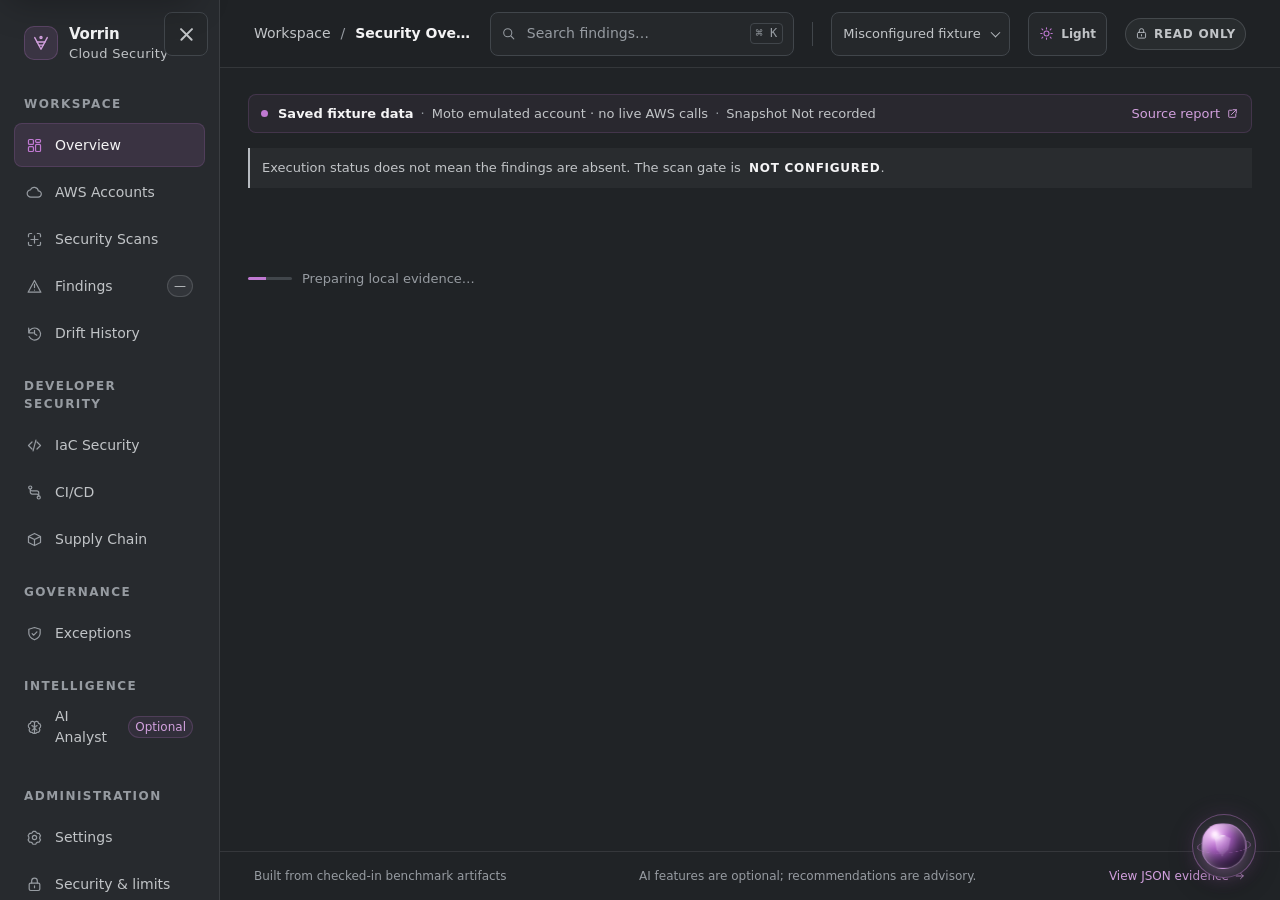
<file: scripts/console/index.html>
<!doctype html>
<html lang="en" data-theme="dark">
<head>
  <meta charset="utf-8">
  <meta name="viewport" content="width=device-width, initial-scale=1">
  <meta http-equiv="Content-Security-Policy" content="default-src 'none'; script-src 'self'; style-src 'self'; img-src 'self' data:; font-src 'self'; connect-src 'self'; form-action 'none'; base-uri 'none'">
  <meta name="color-scheme" content="light dark">
  <meta name="description" content="Vorrin is a read-only cloud security console for inspecting sanitized AWS guardrail evidence and local fixtures.">
  <title>Security Overview · Vorrin</title>
  <link rel="stylesheet" href="console.css">
</head>
<body>
  <a class="skip-link" href="#main-content">Skip to main content</a>
  <svg class="icon-library" xmlns="http://www.w3.org/2000/svg" aria-hidden="true">
    <symbol id="icon-overview" viewBox="0 0 24 24"><rect x="3.5" y="3.5" width="7" height="7" rx="1.5"/><rect x="13.5" y="3.5" width="7" height="4" rx="1.5"/><rect x="13.5" y="10.5" width="7" height="10" rx="1.5"/><rect x="3.5" y="13.5" width="7" height="7" rx="1.5"/></symbol>
    <symbol id="icon-vorrin" viewBox="0 0 24 24"><path d="m4.5 5.5 7.5 14 7.5-14"/><path d="M7.3 10.7h9.4M9.5 14.5h5"/><circle cx="12" cy="5.4" r="1.2"/></symbol>
    <symbol id="icon-cloud" viewBox="0 0 24 24"><path d="M7.3 18.5h9.8a4.4 4.4 0 0 0 .3-8.8 5.8 5.8 0 0 0-11.1-1.4 5.1 5.1 0 0 0 1 10.2Z"/></symbol>
    <symbol id="icon-scan" viewBox="0 0 24 24"><path d="M8 3.5H5.8a2.3 2.3 0 0 0-2.3 2.3V8M16 3.5h2.2a2.3 2.3 0 0 1 2.3 2.3V8M20.5 16v2.2a2.3 2.3 0 0 1-2.3 2.3H16M8 20.5H5.8a2.3 2.3 0 0 1-2.3-2.3V16M7 12h10M12 7v10"/></symbol>
    <symbol id="icon-findings" viewBox="0 0 24 24"><path d="M12 3.5 21 20H3L12 3.5Z"/><path d="M12 9v4.5M12 17h.01"/></symbol>
    <symbol id="icon-history" viewBox="0 0 24 24"><path d="M3.8 11a8.5 8.5 0 1 1 .6 5.4M3.8 4.5v6.6h6.5M12 7.5v5l3.3 2"/></symbol>
    <symbol id="icon-code" viewBox="0 0 24 24"><path d="m8.5 7-5 5 5 5M15.5 7l5 5-5 5M14 4.5l-4 15"/></symbol>
    <symbol id="icon-pipeline" viewBox="0 0 24 24"><circle cx="6" cy="5" r="2.2"/><circle cx="18" cy="19" r="2.2"/><path d="M6 7.2v4.2a2.8 2.8 0 0 0 2.8 2.8h6.4a2.8 2.8 0 0 1 2.8 2.8v-.1M18 16.8v-4.2a2.8 2.8 0 0 0-2.8-2.8H8.8A2.8 2.8 0 0 1 6 7"/></symbol>
    <symbol id="icon-package" viewBox="0 0 24 24"><path d="m12 3.5 8.5 4.3v8.4L12 20.5l-8.5-4.3V7.8L12 3.5Z"/><path d="m3.8 7.9 8.2 4.2 8.2-4.2M12 12.1v8"/></symbol>
    <symbol id="icon-shield" viewBox="0 0 24 24"><path d="M12 3.5 20 6v5.6c0 4.2-2.7 7.1-8 9.3-5.3-2.2-8-5.1-8-9.3V6l8-2.5Z"/><path d="m8.7 12.2 2.2 2.2 4.5-4.7"/></symbol>
    <symbol id="icon-brain" viewBox="0 0 24 24"><path d="M12 5.1a3 3 0 0 0-5.7 1.2 3.6 3.6 0 0 0-1 6.8 3.5 3.5 0 0 0 3.4 5.7A3 3 0 0 0 12 20V5.1ZM12 5.1a3 3 0 0 1 5.7 1.2 3.6 3.6 0 0 1 1 6.8 3.5 3.5 0 0 1-3.4 5.7A3 3 0 0 1 12 20M8.3 9.3c1.2 0 2 .8 2 2M15.7 9.3c-1.2 0-2 .8-2 2M8.7 15.6c1.2 0 1.9-.7 2-1.8M15.3 15.6c-1.2 0-1.9-.7-2-1.8"/></symbol>
    <symbol id="icon-settings" viewBox="0 0 24 24"><circle cx="12" cy="12" r="3"/><path d="m19.4 13.5 1.1 1.8-2 3.4-2.1-.1a7.9 7.9 0 0 1-1.8 1l-.9 1.9h-3.9l-.9-1.9a7.9 7.9 0 0 1-1.8-1l-2.1.1-2-3.4 1.1-1.8a8.7 8.7 0 0 1 0-2.1L3 9.6l2-3.4 2.1.1a7.9 7.9 0 0 1 1.8-1l.9-1.9h3.9l.9 1.9a7.9 7.9 0 0 1 1.8 1l2.1-.1 2 3.4-1.1 1.8a8.7 8.7 0 0 1 0 2.1Z"/></symbol>
    <symbol id="icon-search" viewBox="0 0 24 24"><circle cx="10.8" cy="10.8" r="6.5"/><path d="m16 16 4.5 4.5"/></symbol>
    <symbol id="icon-lock" viewBox="0 0 24 24"><rect x="4.5" y="10" width="15" height="10.5" rx="2"/><path d="M8 10V7a4 4 0 0 1 8 0v3M12 14v2.5"/></symbol>
    <symbol id="icon-menu" viewBox="0 0 24 24"><path d="M4 6.5h16M4 12h16M4 17.5h16"/></symbol>
    <symbol id="icon-external" viewBox="0 0 24 24"><path d="M13 5h6v6M19 5l-9 9"/><path d="M18 13v5a1 1 0 0 1-1 1H6a1 1 0 0 1-1-1V7a1 1 0 0 1 1-1h5"/></symbol>
    <symbol id="icon-arrow" viewBox="0 0 24 24"><path d="M4.5 12h14M13 6.5l5.5 5.5-5.5 5.5"/></symbol>
    <symbol id="icon-close" viewBox="0 0 24 24"><path d="m6 6 12 12M18 6 6 18"/></symbol>
    <symbol id="icon-copy" viewBox="0 0 24 24"><rect x="8" y="8" width="11.5" height="12" rx="2"/><path d="M15.5 8V5.8a1.8 1.8 0 0 0-1.8-1.8H6.3a1.8 1.8 0 0 0-1.8 1.8v8.4A1.8 1.8 0 0 0 6.3 16H8"/></symbol>
    <symbol id="icon-sun" viewBox="0 0 24 24"><circle cx="12" cy="12" r="4"/><path d="M12 2.8v2.1M12 19.1v2.1M4.6 4.6l1.5 1.5m11.8 11.8 1.5 1.5M2.8 12h2.1m14.2 0h2.1M4.6 19.4l1.5-1.5M17.9 6.1l1.5-1.5"/></symbol>
    <symbol id="icon-moon" viewBox="0 0 24 24"><path d="M20.2 15.2A8.7 8.7 0 0 1 8.8 3.8 8.8 8.8 0 1 0 20.2 15.2Z"/><path d="m16.4 5.3.5 1.4 1.4.5-1.4.5-.5 1.4-.5-1.4-1.4-.5 1.4-.5.5-1.4Z"/></symbol>
  </svg>

  <div class="app-frame" id="app-frame">
    <aside class="sidebar" id="sidebar" aria-label="Primary navigation">
      <a class="brand" href="../" aria-label="Vorrin Cloud Security home">
        <span class="brand-mark"><svg class="icon"><use href="#icon-vorrin"></use></svg></span>
        <span class="brand-copy"><strong>Vorrin</strong><small>Cloud Security</small></span>
      </a>

      <div class="workspace-label">WORKSPACE</div>
      <nav class="nav-group" aria-label="Workspace">
        <button class="nav-item is-active" data-view="overview" aria-current="page" aria-label="Overview" title="Overview"><svg class="icon"><use href="#icon-overview"></use></svg><span>Overview</span></button>
        <button class="nav-item" data-view="aws-accounts" aria-label="AWS Accounts" title="AWS Accounts"><svg class="icon"><use href="#icon-cloud"></use></svg><span>AWS Accounts</span></button>
        <button class="nav-item" data-view="security-scans" aria-label="Security Scans" title="Security Scans"><svg class="icon"><use href="#icon-scan"></use></svg><span>Security Scans</span></button>
        <button class="nav-item" data-view="findings" aria-label="Findings" title="Findings"><svg class="icon"><use href="#icon-findings"></use></svg><span>Findings</span><span class="nav-count" id="nav-finding-count">—</span></button>
        <button class="nav-item" data-view="drift-history" aria-label="Drift History" title="Drift History"><svg class="icon"><use href="#icon-history"></use></svg><span>Drift History</span></button>
      </nav>

      <div class="workspace-label nav-section-label">DEVELOPER SECURITY</div>
      <nav class="nav-group" aria-label="Developer security">
        <button class="nav-item" data-view="iac-security" aria-label="IaC Security" title="IaC Security"><svg class="icon"><use href="#icon-code"></use></svg><span>IaC Security</span></button>
        <button class="nav-item" data-view="ci-cd" aria-label="CI/CD" title="CI/CD"><svg class="icon"><use href="#icon-pipeline"></use></svg><span>CI/CD</span></button>
        <button class="nav-item" data-view="supply-chain" aria-label="Supply Chain" title="Supply Chain"><svg class="icon"><use href="#icon-package"></use></svg><span>Supply Chain</span></button>
      </nav>

      <div class="workspace-label nav-section-label">GOVERNANCE</div>
      <nav class="nav-group" aria-label="Governance">
        <button class="nav-item" data-view="exceptions" aria-label="Exceptions" title="Exceptions"><svg class="icon"><use href="#icon-shield"></use></svg><span>Exceptions</span></button>
      </nav>

      <div class="workspace-label nav-section-label">INTELLIGENCE</div>
      <nav class="nav-group" aria-label="Intelligence">
        <button class="nav-item" data-view="ai-analyst" aria-label="AI Analyst" title="AI Analyst"><svg class="icon"><use href="#icon-brain"></use></svg><span>AI Analyst</span><span class="nav-beta">Optional</span></button>
      </nav>

      <div class="sidebar-spacer"></div>
      <div class="workspace-label nav-section-label">ADMINISTRATION</div>
      <nav class="nav-group" aria-label="Administration">
        <button class="nav-item" data-view="settings" aria-label="Settings" title="Settings"><svg class="icon"><use href="#icon-settings"></use></svg><span>Settings</span></button>
        <button class="nav-item" data-view="security-limits" aria-label="Security &amp; limitations" title="Security &amp; limitations"><svg class="icon"><use href="#icon-lock"></use></svg><span>Security &amp; limits</span></button>
      </nav>

      <div class="sidebar-status">
        <span class="status-mark"><svg class="icon"><use href="#icon-lock"></use></svg></span>
        <span><strong>Read-only replay</strong><small>No AWS connection</small></span>
        <span class="status-dot" aria-label="Offline"></span>
      </div>
    </aside>

    <button class="icon-button menu-toggle" id="menu-toggle" type="button" aria-label="Collapse navigation" title="Collapse navigation" aria-expanded="true" aria-controls="sidebar">
      <span class="menu-glyph" aria-hidden="true"><span></span><span></span><span></span></span>
    </button>

    <div class="workspace">
      <header class="topbar">
        <div class="breadcrumb"><span>Workspace</span><span class="breadcrumb-divider">/</span><strong id="breadcrumb-current">Security Overview</strong></div>
        <label class="search-box">
          <svg class="icon"><use href="#icon-search"></use></svg>
          <span class="sr-only">Search findings</span>
          <input type="search" id="global-search" placeholder="Search findings…" autocomplete="off">
          <kbd>⌘ K</kbd>
        </label>
        <div class="topbar-divider"></div>
        <label class="scope-select-wrap">
          <span class="sr-only">Assessment scope</span>
          <select id="scope-select" aria-label="Assessment scope">
            <option value="misconfigured">Misconfigured fixture</option>
            <option value="no-trail">No CloudTrail fixture</option>
          </select>
        </label>
        <button class="theme-toggle" id="theme-toggle" type="button" aria-label="Switch to light mode" title="Switch to light mode">
          <svg class="icon" aria-hidden="true"><use id="theme-icon" href="#icon-sun"></use></svg>
          <span id="theme-label">Light</span>
        </button>
        <button class="theme-toggle auth-button" id="auth-button" type="button" hidden aria-label="Sign in with an invited account" title="Sign in with an invited account">
          <svg class="icon" aria-hidden="true"><use href="#icon-lock"></use></svg>
          <span id="auth-label">Sign in</span>
        </button>
        <span class="readonly-chip"><svg class="icon"><use href="#icon-lock"></use></svg> Read only</span>
      </header>

      <main id="main-content" class="main-content" tabindex="-1">
        <div class="source-banner" id="source-banner" role="note">
          <span class="source-dot"></span>
          <span><strong id="source-label">Saved fixture data</strong><span class="source-divider">·</span><span id="source-detail">Moto emulated account · no live AWS calls</span><span class="source-divider">·</span>Snapshot <time id="snapshot-generated-at">Not recorded</time></span>
          <a href="../report.html">Source report <svg class="icon"><use href="#icon-external"></use></svg></a>
        </div>
        <div class="state-explainer" id="state-explainer" role="note">Execution status does not mean the findings are absent. The scan gate is <strong>NOT CONFIGURED</strong>.</div>
        <div id="view-root" aria-live="polite" aria-busy="true">
          <div class="loading-state"><span class="loading-bar"></span><span>Preparing local evidence…</span></div>
        </div>
        <noscript><p class="noscript-note">Enable JavaScript to filter findings and inspect evidence. The live console uses only its same-origin sanitized API; otherwise the checked-in report remains available <a href="../aws_audit_results.json">here</a>.</p></noscript>
      </main>
      <footer class="app-footer">
        <span>Built from checked-in benchmark artifacts</span>
        <span>AI features are optional; recommendations are advisory.</span>
        <a href="../aws_audit_results.json">View JSON evidence <svg class="icon"><use href="#icon-arrow"></use></svg></a>
      </footer>
    </div>
  </div>

  <button class="sidebar-backdrop" id="sidebar-backdrop" type="button" aria-label="Close navigation" hidden></button>

  <button class="assistant-launcher" id="assistant-launcher" type="button" aria-label="Open Rin, local evidence guide" title="Open Rin, local evidence guide" aria-haspopup="dialog" aria-controls="assistant-dialog">
    <span class="assistant-launcher-orb" aria-hidden="true"><span></span></span>
  </button>

  <dialog class="assistant-dialog" id="assistant-dialog" aria-label="Rin evidence assistant" aria-labelledby="assistant-title" aria-describedby="assistant-description">
    <section class="assistant-panel">
      <header class="assistant-header">
        <div class="assistant-avatar-stage" aria-hidden="true">
          <span class="assistant-avatar-orbit"></span>
          <span class="assistant-avatar-orb"><span class="assistant-avatar-face"></span><span class="assistant-avatar-glint"></span></span>
          <span class="assistant-avatar-shadow"></span>
        </div>
        <div class="assistant-header-copy">
          <span class="eyebrow">THE EVIDENCE GUIDE</span>
          <h2 id="assistant-title">Rin</h2>
          <p id="assistant-description">I follow the evidence. I don't guess. I only receive one redacted finding at a time.</p>
        </div>
        <button class="icon-button assistant-close" id="assistant-close" type="button" aria-label="Close assistant"><svg class="icon"><use href="#icon-close"></use></svg></button>
      </header>
      <div class="assistant-mode" id="assistant-mode"><span class="assistant-mode-dot"></span>Fixture mode · no model calls</div>
      <div class="assistant-messages" id="assistant-messages" role="log" aria-live="polite" aria-relevant="additions" aria-label="Local assistant conversation"></div>
      <div class="assistant-suggestions" role="group" aria-label="Suggested local questions">
        <button type="button" data-assistant-question="How many critical findings?">Critical count</button>
        <button type="button" data-assistant-question="Explain the top finding">Explain a finding</button>
        <button type="button" data-assistant-question="What does this platform do?">About Vorrin</button>
        <button type="button" data-assistant-question="Is AWS connected?">AWS connection</button>
      </div>
      <form class="assistant-form" id="assistant-form">
        <label class="sr-only" for="assistant-input">Ask about a finding or the platform</label>
        <input id="assistant-input" name="question" type="text" maxlength="500" placeholder="Ask about a finding or the platform…" autocomplete="off" required>
        <button class="assistant-send" type="submit" aria-label="Send question"><svg class="icon"><use href="#icon-arrow"></use></svg></button>
      </form>
      <p class="assistant-disclosure" id="assistant-disclosure">Fixture answers stay in this browser. No question leaves the page.</p>
    </section>
  </dialog>

  <dialog class="evidence-dialog" id="evidence-dialog" aria-labelledby="dialog-title">
    <div class="dialog-head">
      <div><span class="eyebrow">FINDING EVIDENCE</span><h2 id="dialog-title">Finding detail</h2></div>
      <button class="icon-button" id="dialog-close" type="button" aria-label="Close finding detail"><svg class="icon"><use href="#icon-close"></use></svg></button>
    </div>
    <div class="dialog-body" id="dialog-body"></div>
  </dialog>

  <script type="application/json" id="console-data">{{CONSOLE_DATA}}</script>
  <script src="status.js" defer></script>
  <script src="auth.js" defer></script>
  <script src="knowledge.js" defer></script>
  <script src="console.js" defer></script>
</body>
</html>
</file>
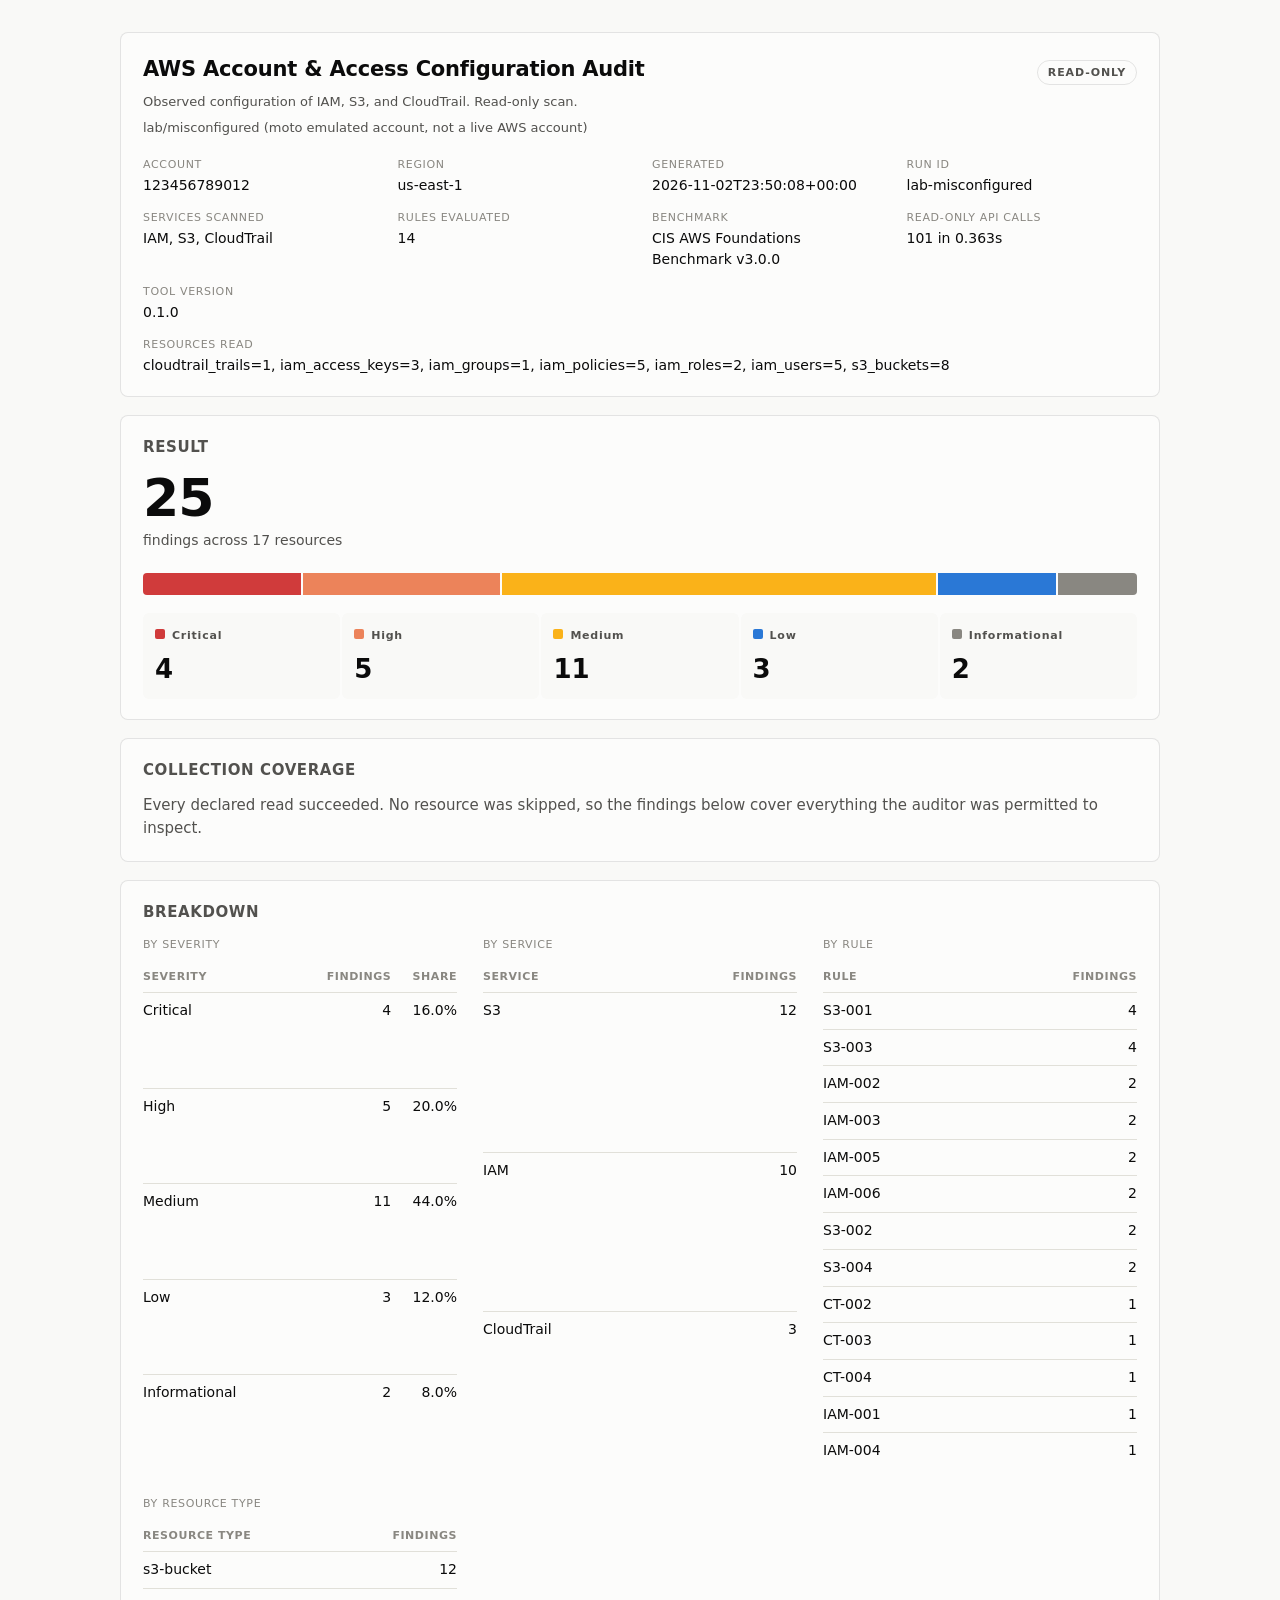
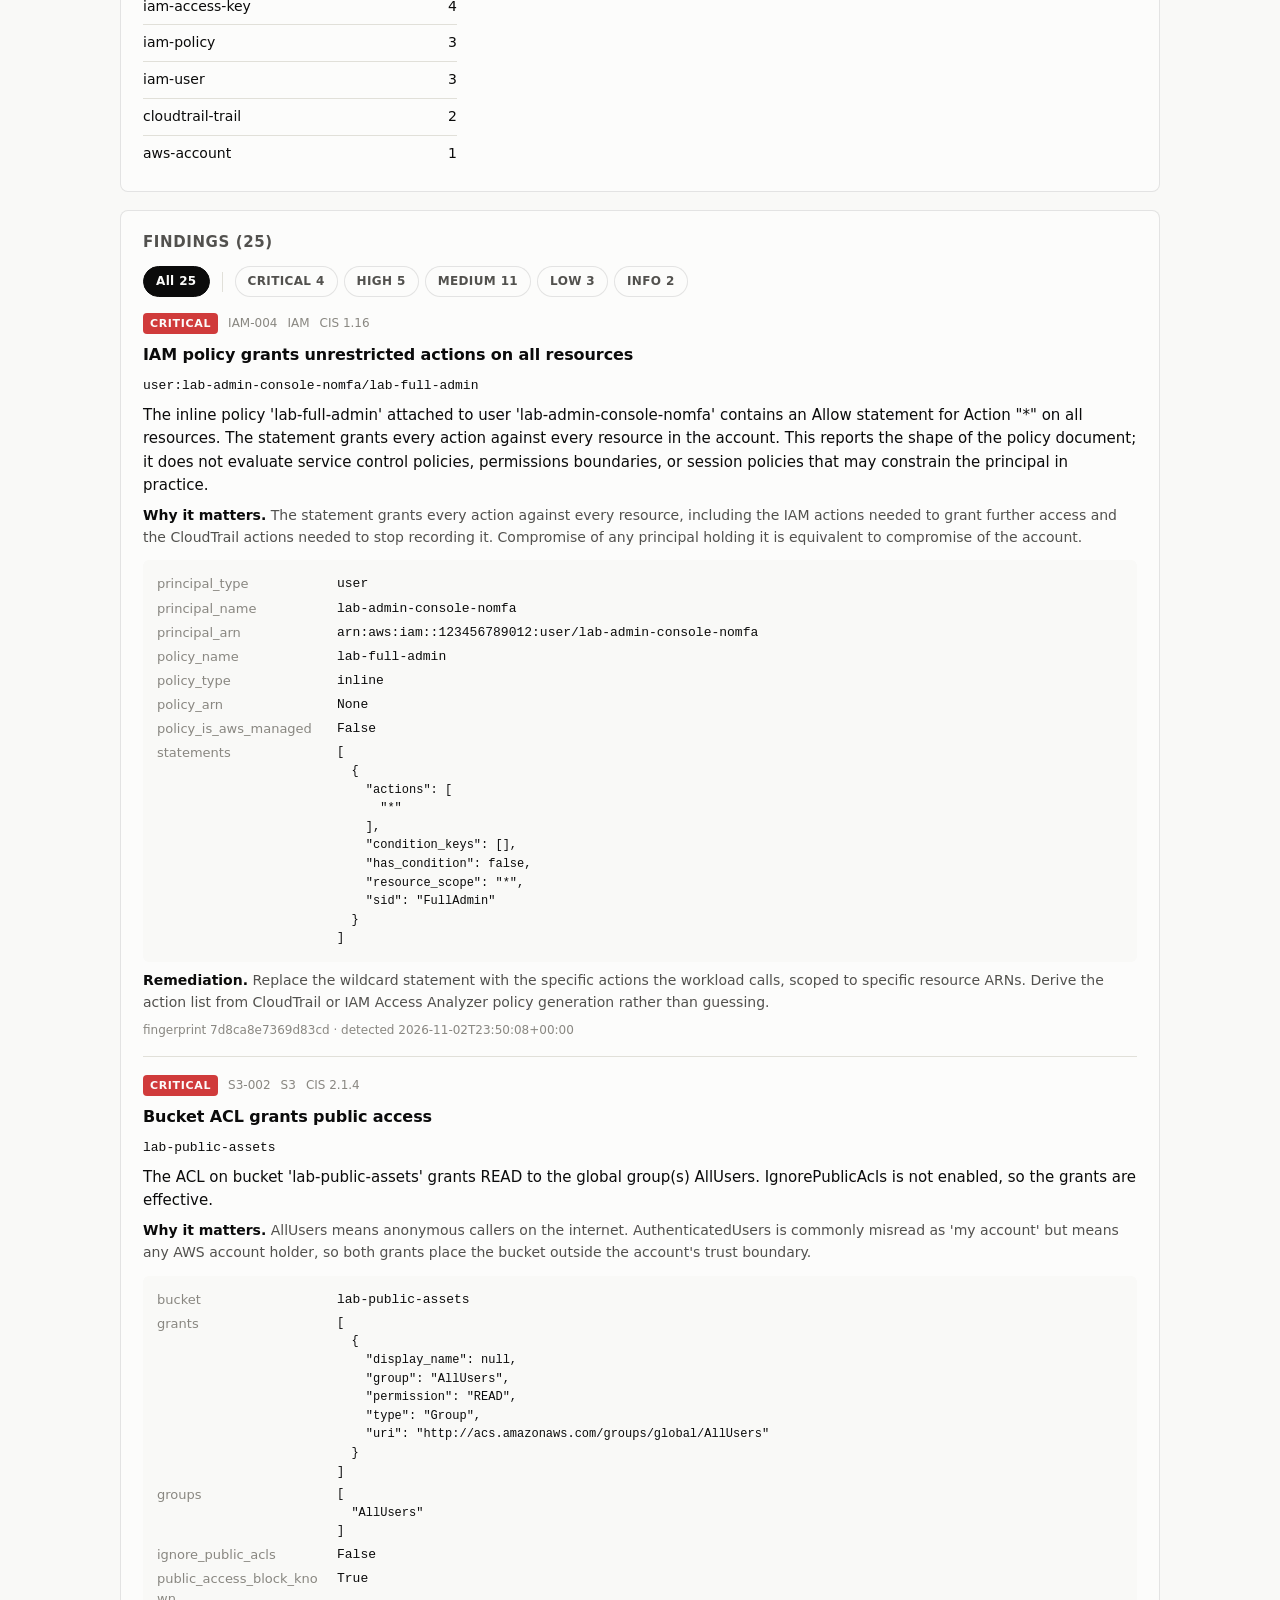
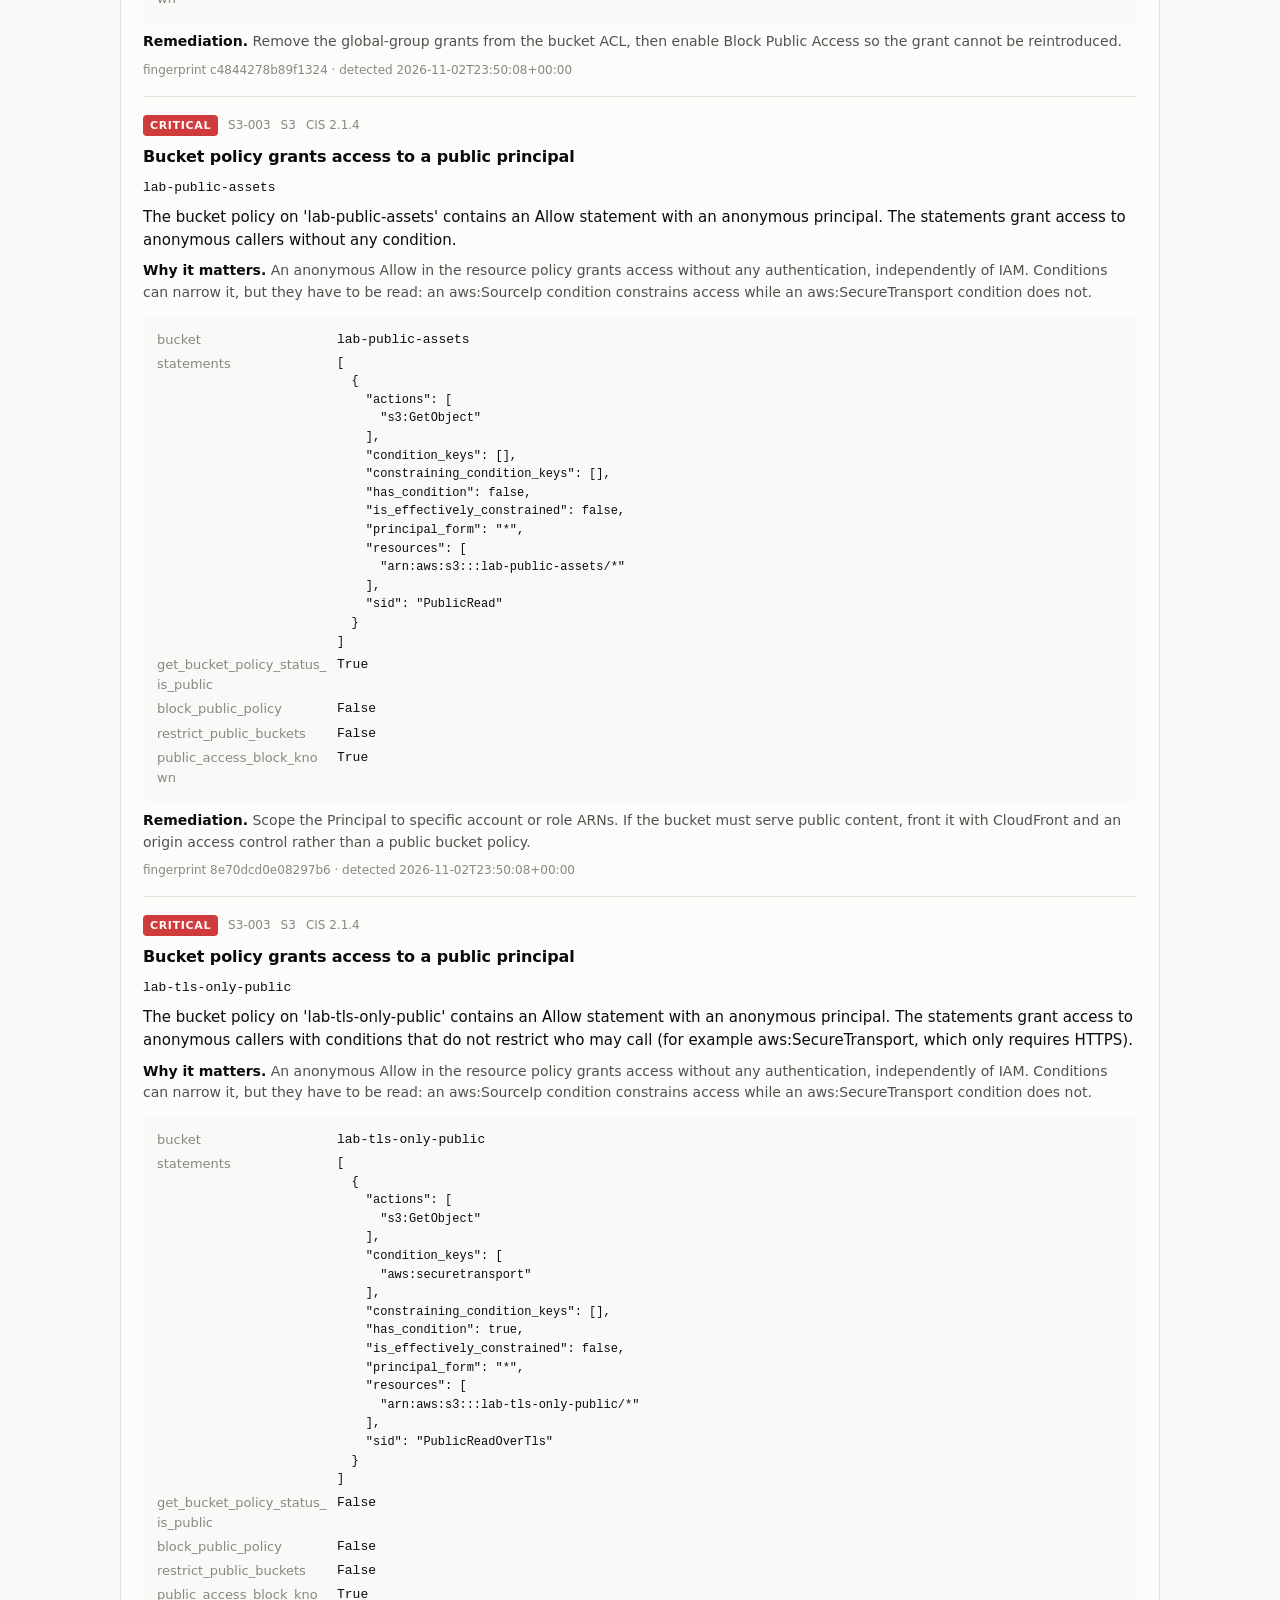
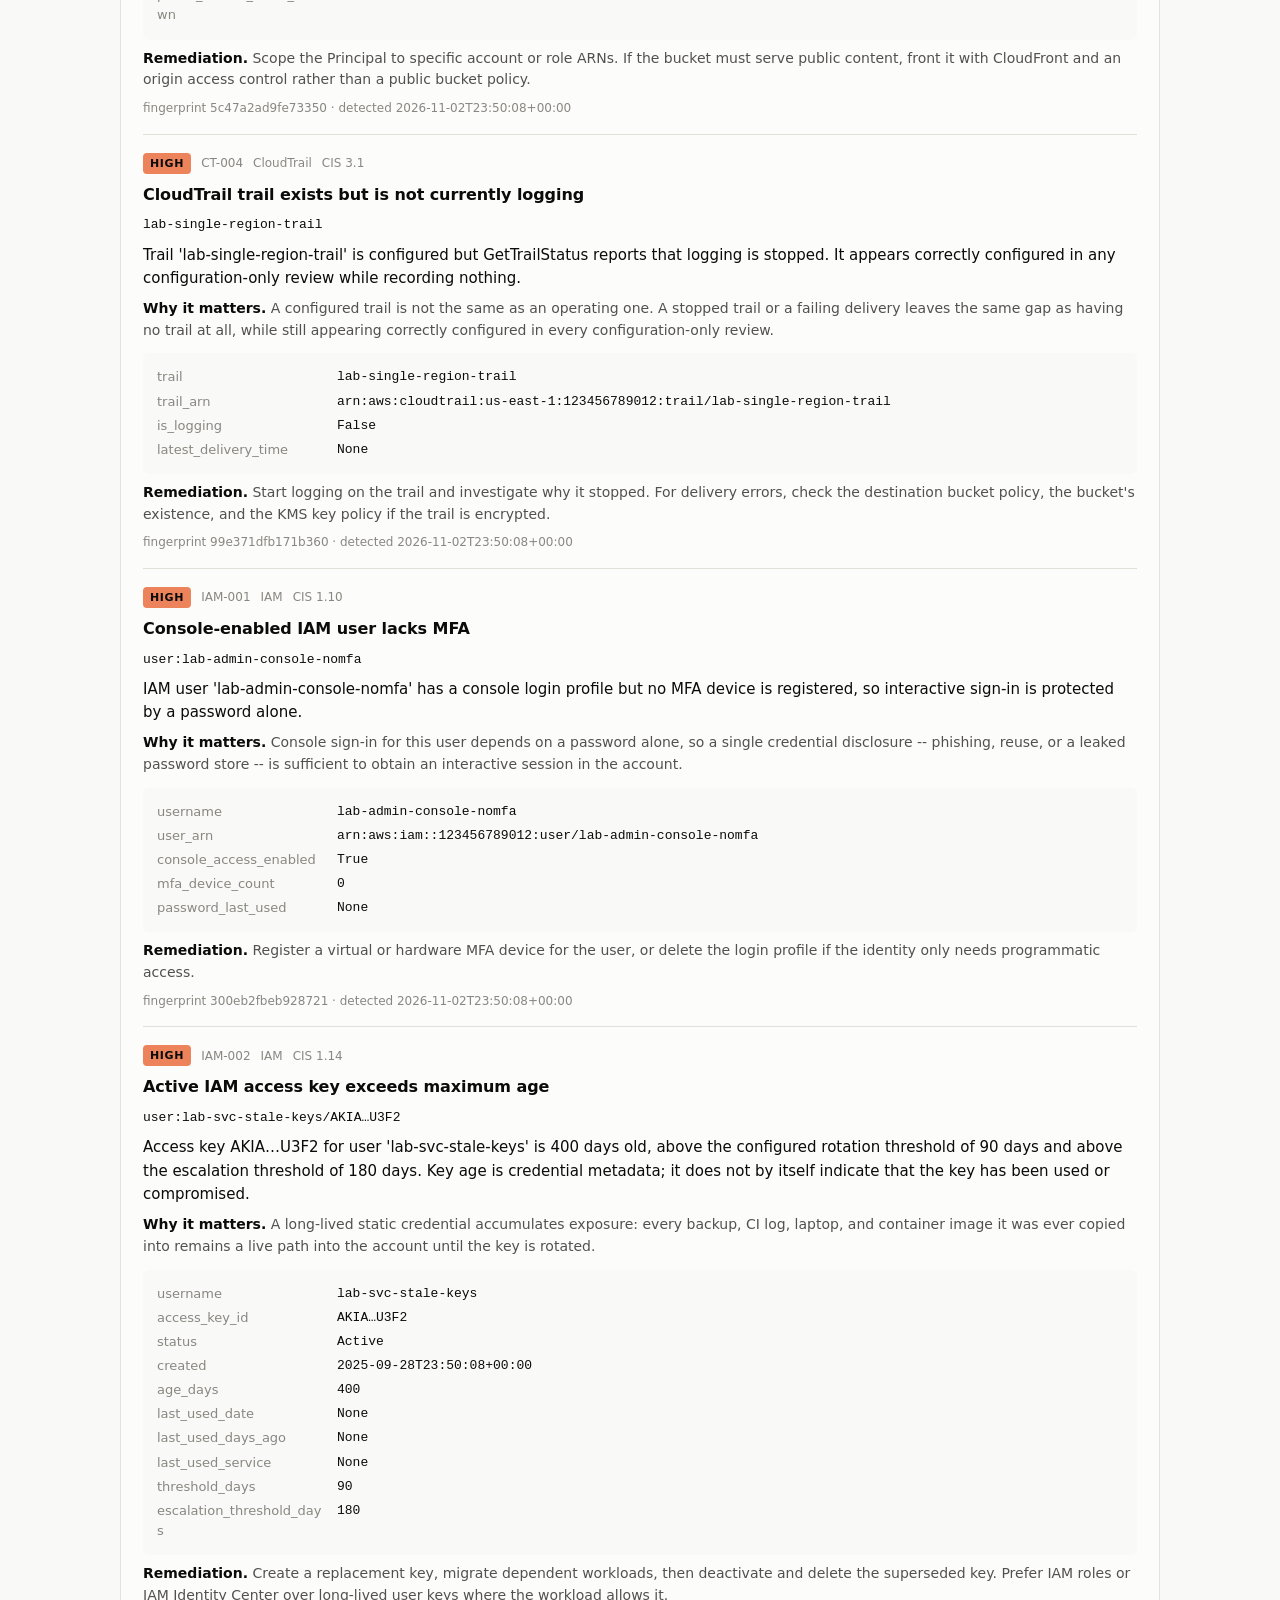
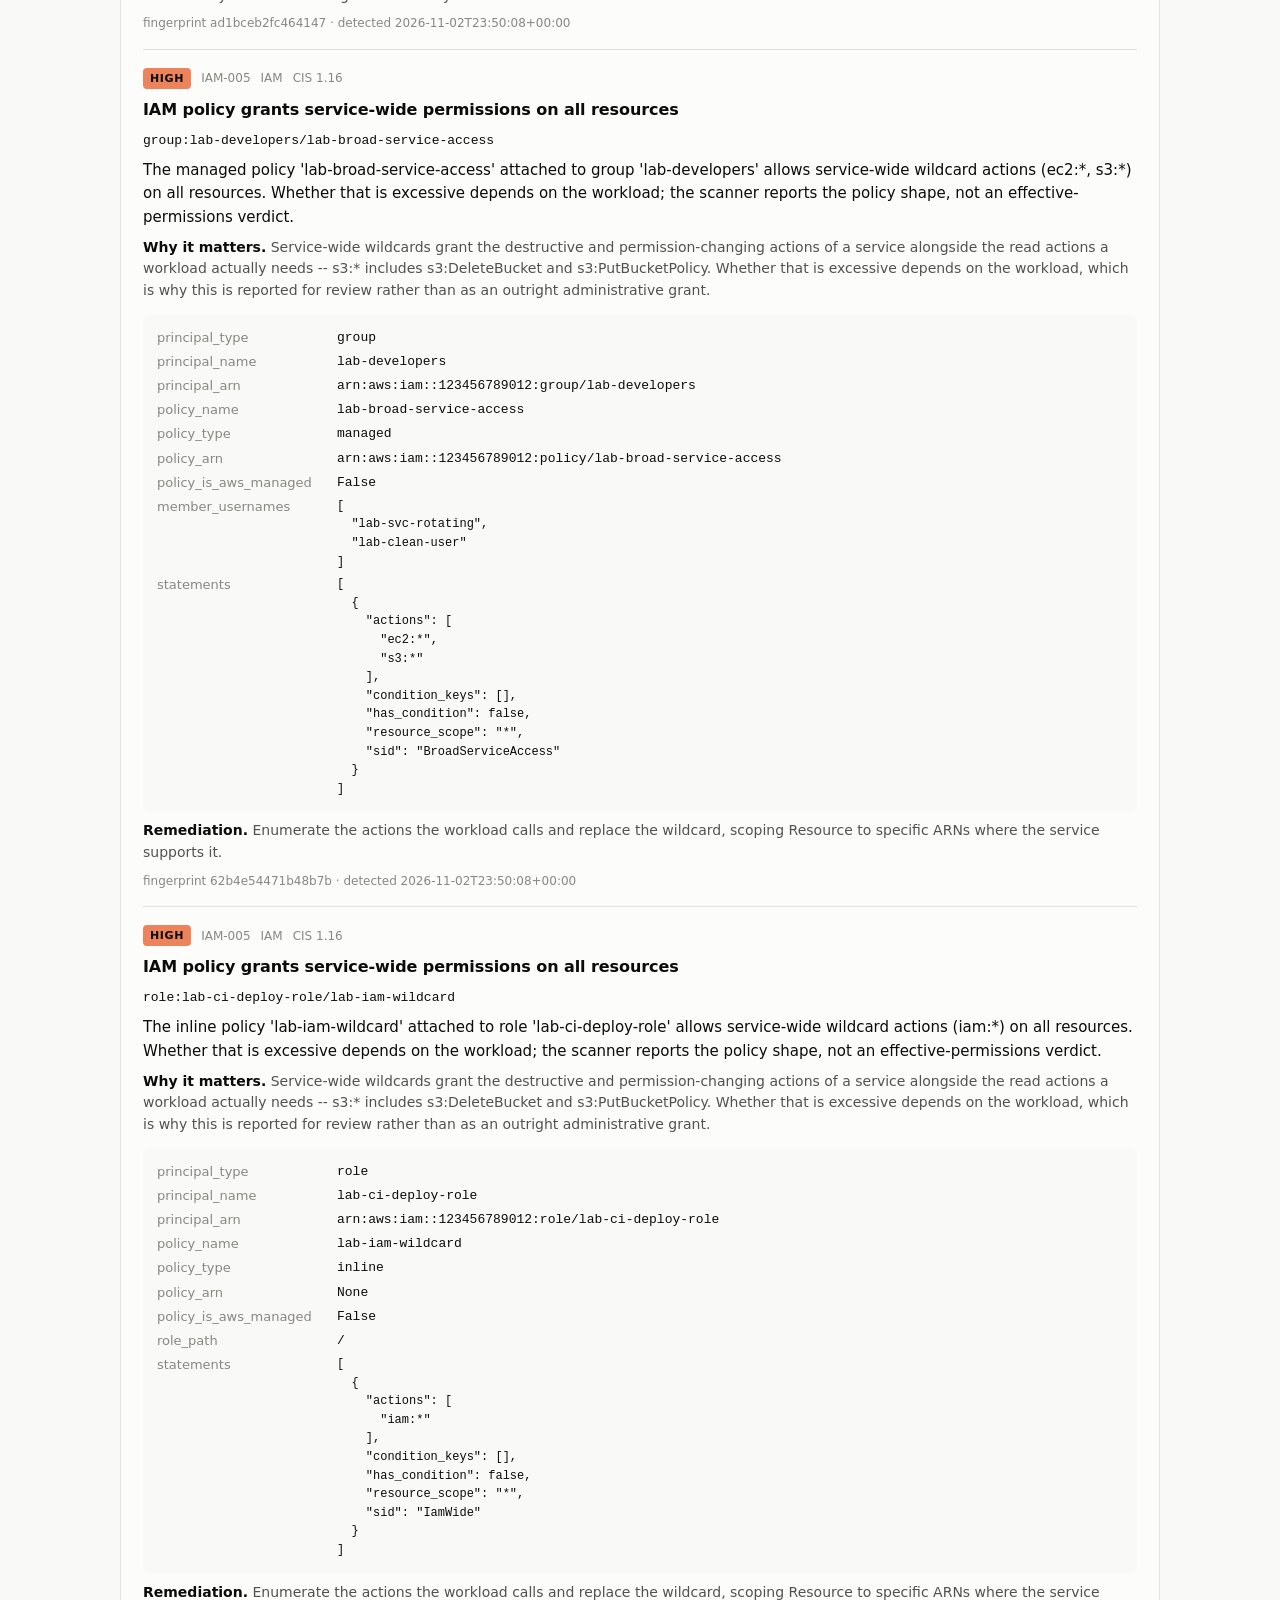
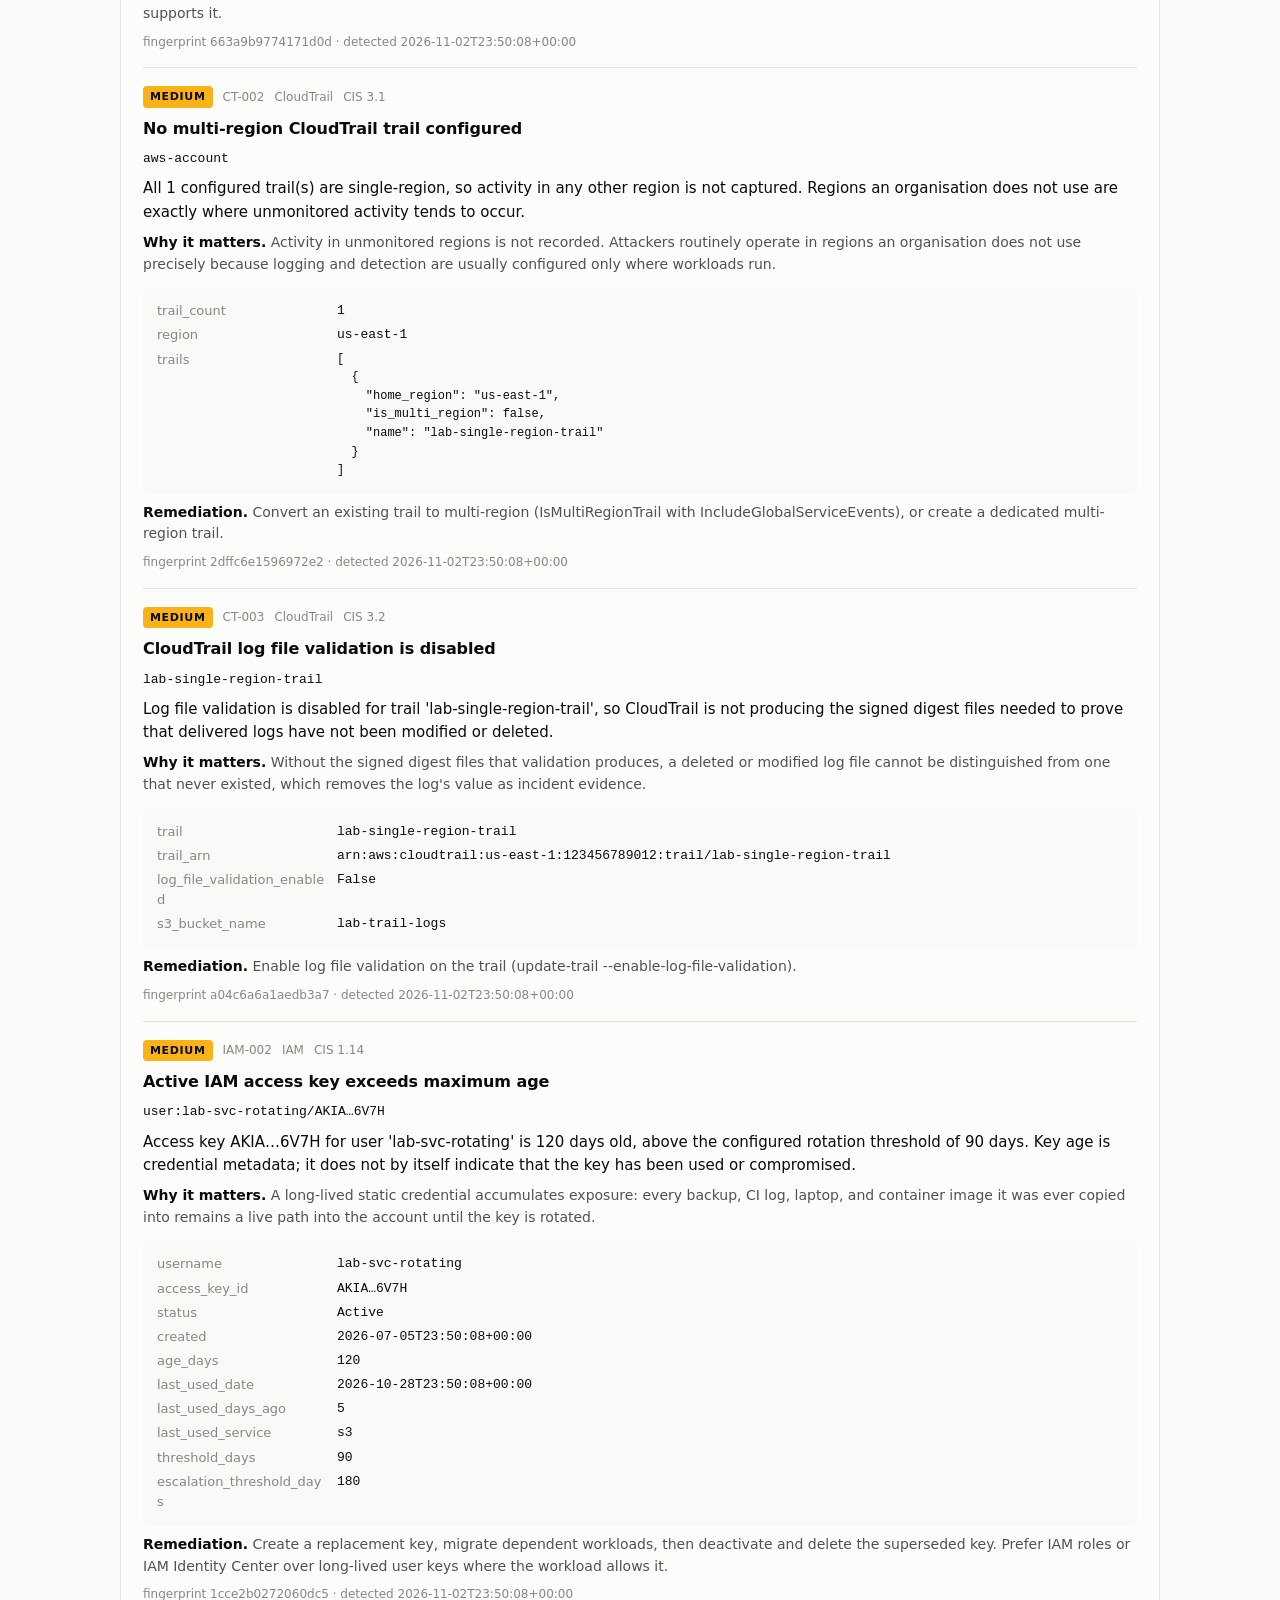
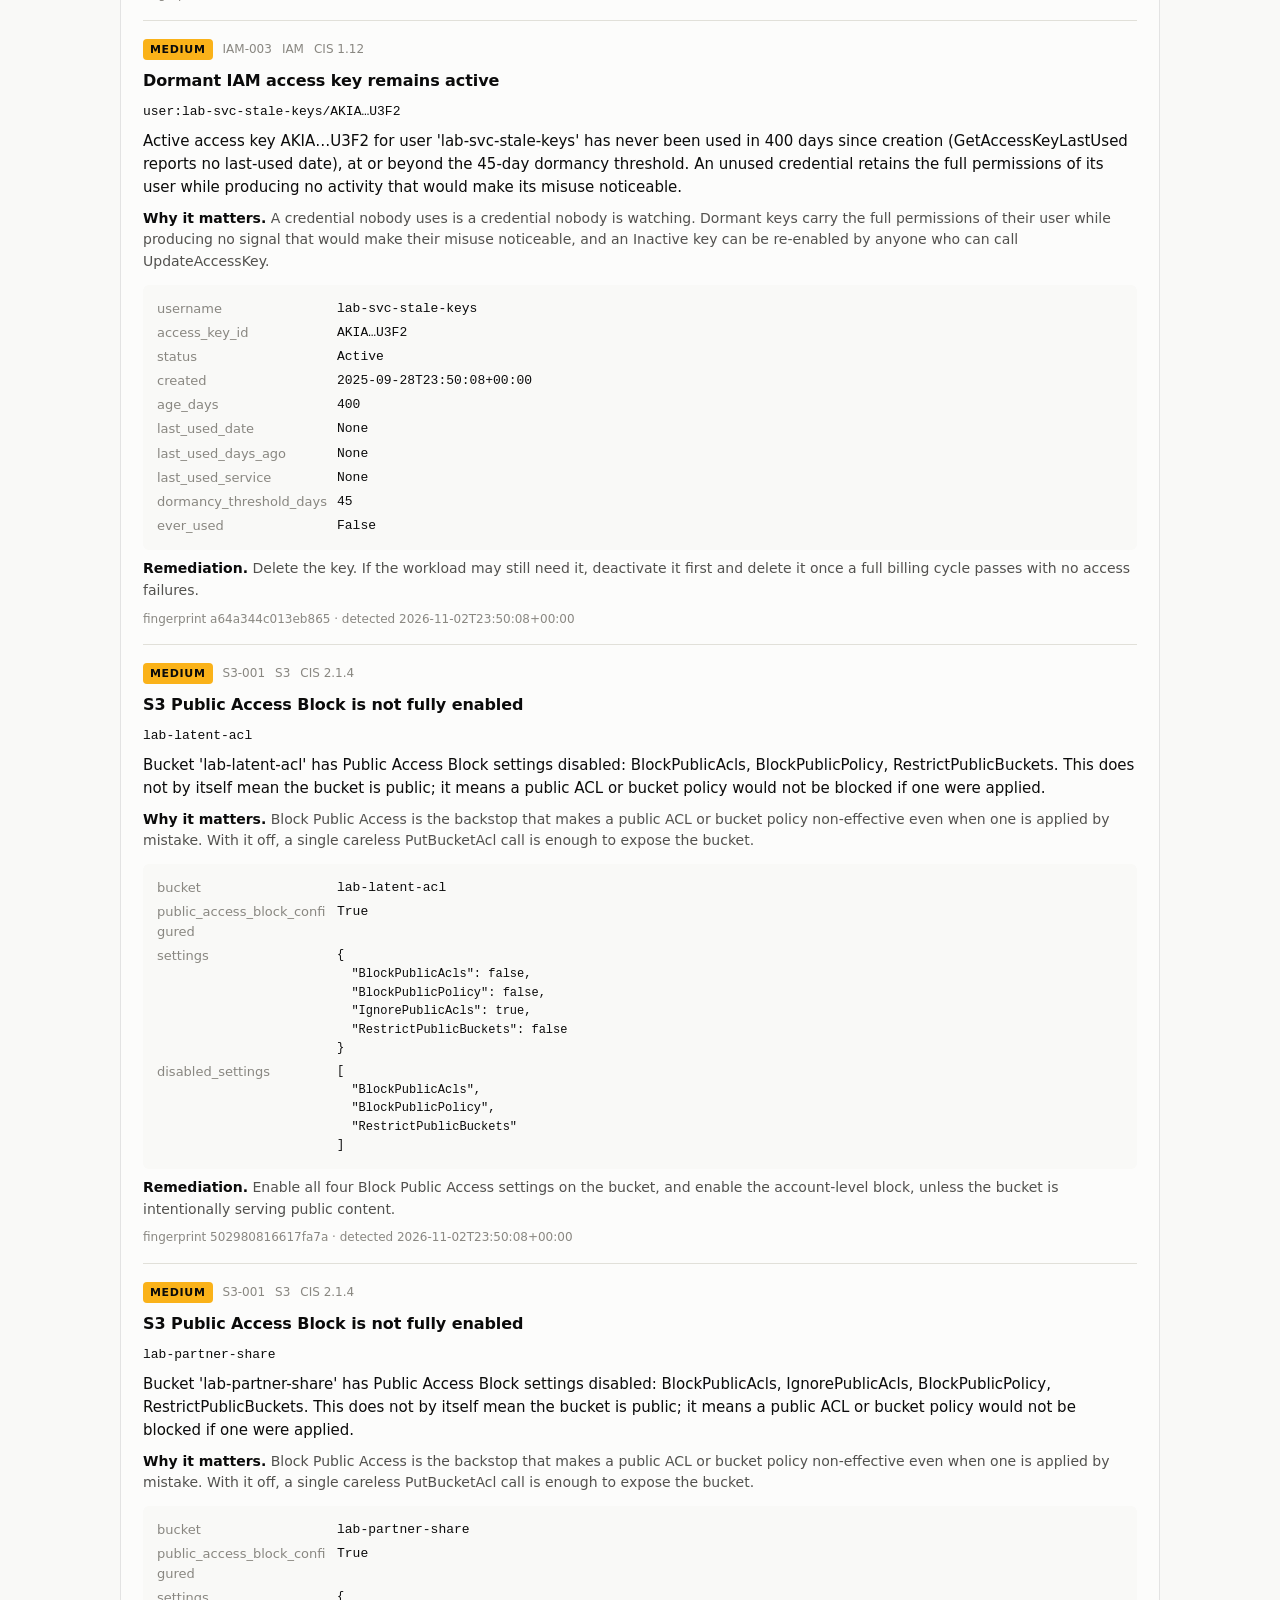
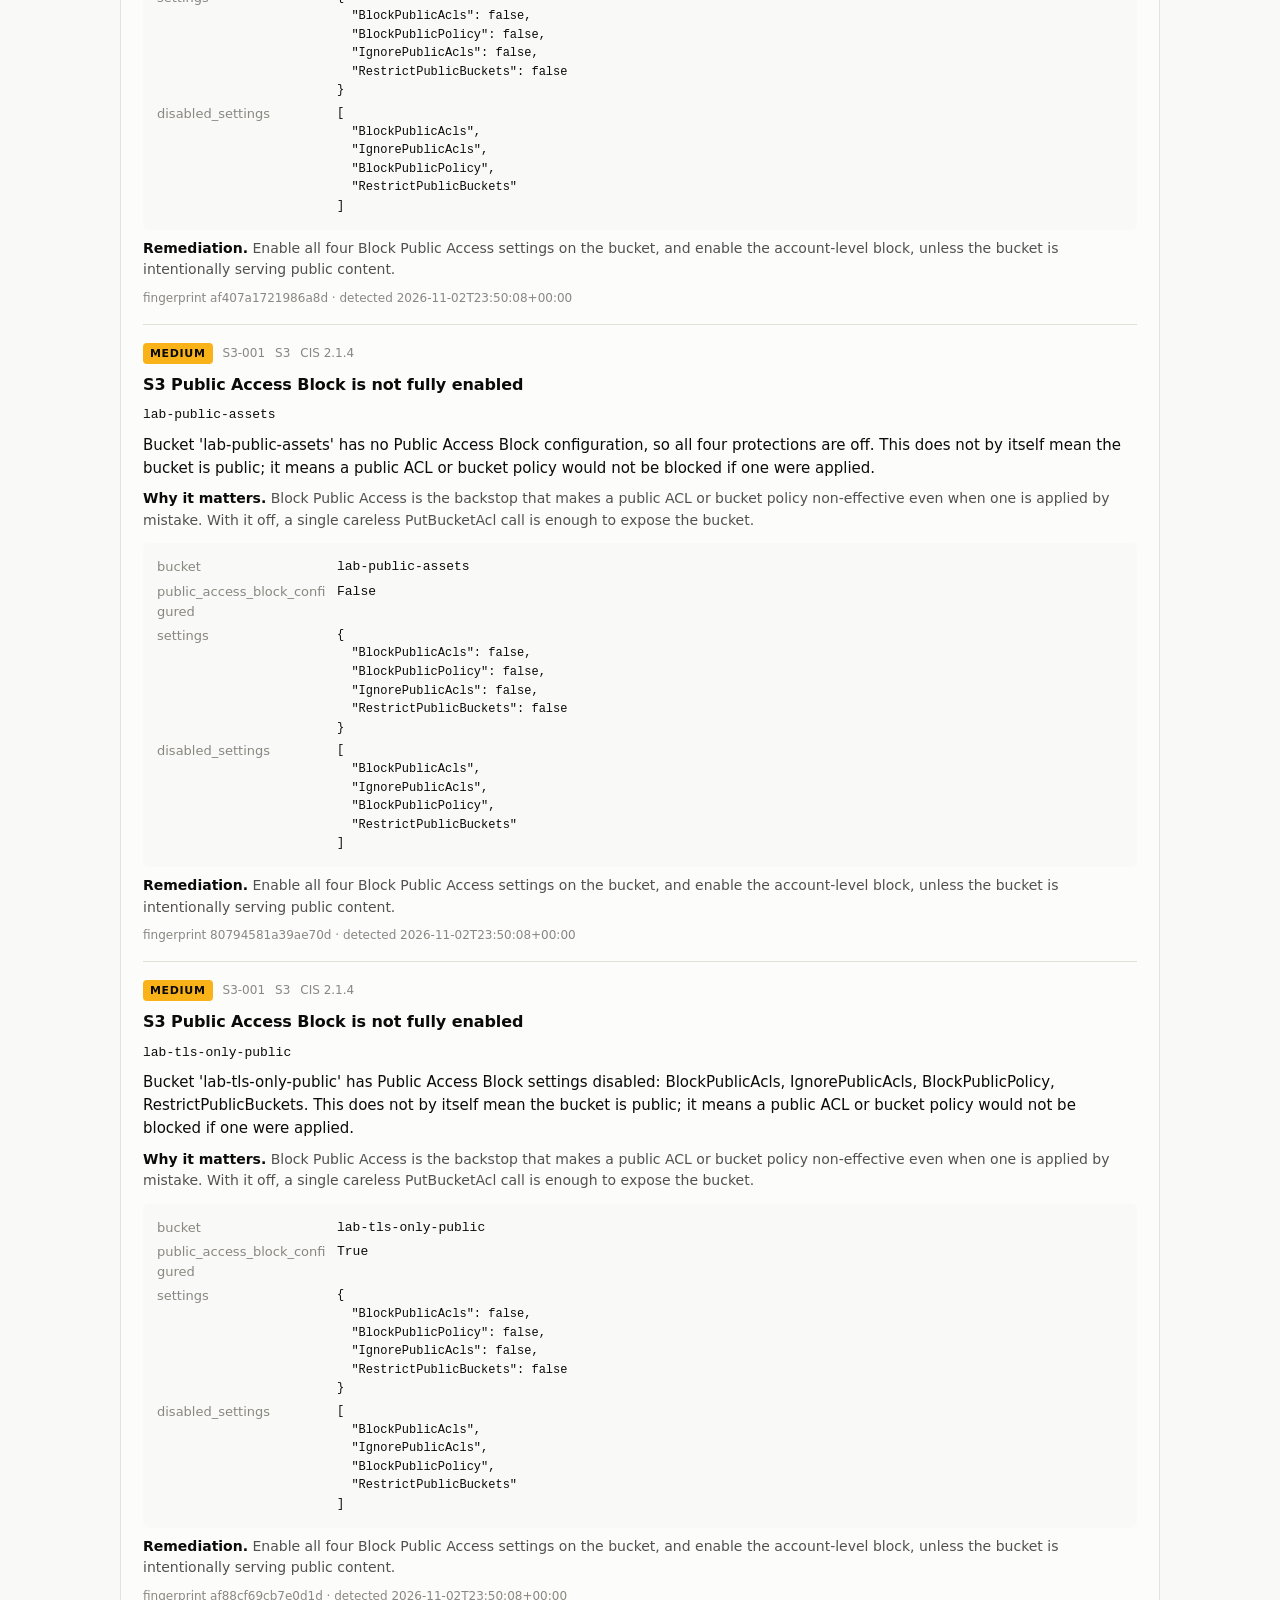
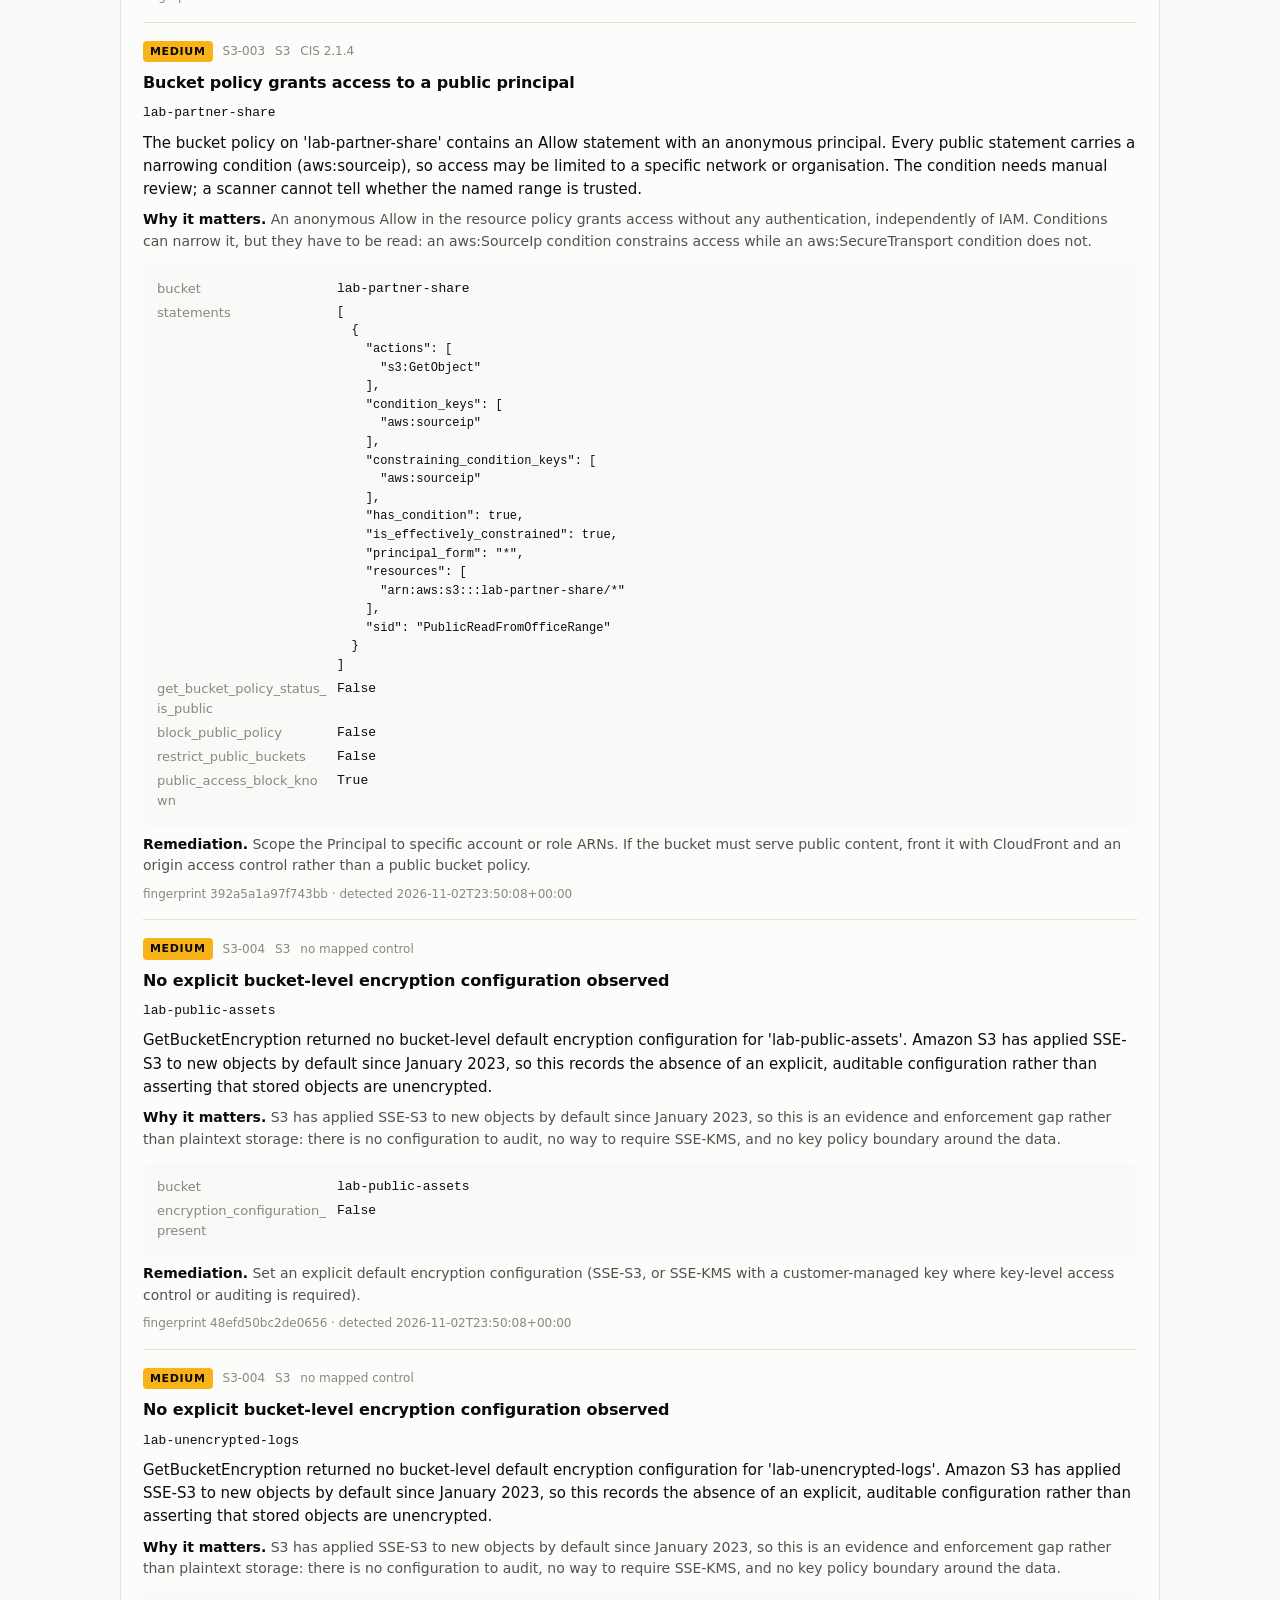
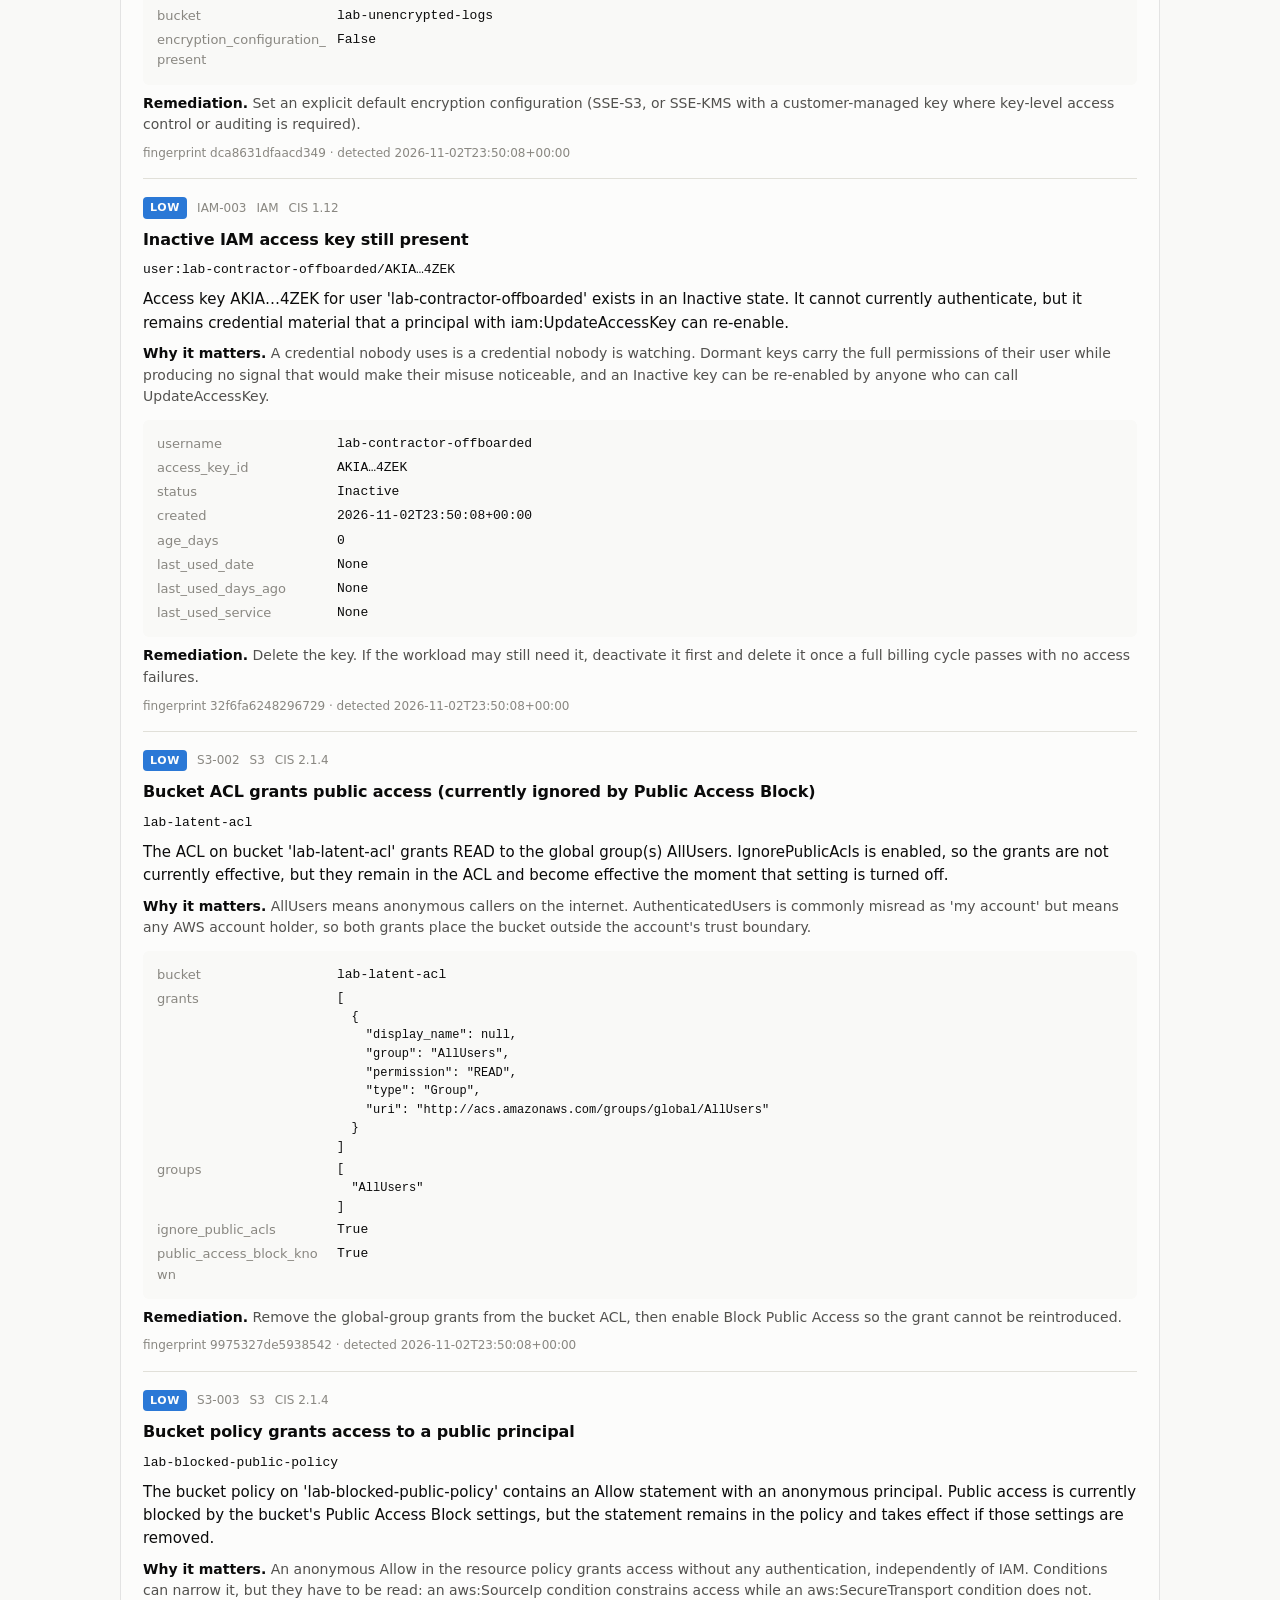
<file: results/aws_audit_report.html>
<!DOCTYPE html>
<html lang="en">
<head>
<meta charset="utf-8">
<meta name="viewport" content="width=device-width, initial-scale=1">
<meta http-equiv="Content-Security-Policy" content="default-src 'none'; style-src 'unsafe-inline'; img-src data:; form-action 'none'">
<meta name="robots" content="noindex, nofollow">
<meta name="generator" content="account-access-auditor 0.1.0">
<title>AWS access configuration audit - 123456789012</title>
<style>
:root {
    color-scheme: light;
    --surface: #fcfcfb;
    --plane: #f9f9f7;
    --ink: #0b0b0b;
    --ink-2: #52514e;
    --muted: #898781;
    --rule: #e1e0d9;
    --edge: rgba(11, 11, 11, 0.10);
    --tier-critical: #d03b3b;
    --tier-high: #ec835a;
    --tier-medium: #fab219;
    --tier-low: #2a78d6;
    --tier-info: #898781;
}
@media (prefers-color-scheme: dark) {
  :root {
    color-scheme: dark;
    --surface: #1a1a19;
    --plane: #0d0d0d;
    --ink: #ffffff;
    --ink-2: #c3c2b7;
    --muted: #898781;
    --rule: #2c2c2a;
    --edge: rgba(255, 255, 255, 0.10);
    --tier-critical: #d03b3b;
    --tier-high: #ec835a;
    --tier-medium: #fab219;
    --tier-low: #3987e5;
    --tier-info: #898781;
  }
}

*, *::before, *::after { box-sizing: border-box; }

body {
    margin: 0;
    padding: 32px 16px 64px;
    background: var(--plane);
    color: var(--ink);
    font: 15px/1.55 system-ui, -apple-system, "Segoe UI", sans-serif;
}
main { max-width: 1040px; margin: 0 auto; }

h1 { font-size: 21px; margin: 0 0 4px; letter-spacing: -0.01em; }
h2 { font-size: 15px; margin: 0 0 12px; letter-spacing: 0.04em; text-transform: uppercase;
      color: var(--ink-2); font-weight: 600; }
h3 { font-size: 15px; margin: 0; font-weight: 600; }
p { margin: 0 0 10px; }
a { color: inherit; }

.card {
    background: var(--surface);
    border: 1px solid var(--edge);
    border-radius: 8px;
    padding: 20px 22px;
    margin: 0 0 18px;
}

/* -- header ------------------------------------------------------------- */

.masthead { display: flex; flex-wrap: wrap; gap: 14px; align-items: baseline;
             justify-content: space-between; margin-bottom: 4px; }
.badge {
    font-size: 11px; font-weight: 700; letter-spacing: 0.08em; text-transform: uppercase;
    border: 1px solid var(--edge); border-radius: 999px; padding: 3px 10px; color: var(--ink-2);
    white-space: nowrap;
}
.env { color: var(--ink-2); font-size: 13px; margin: 6px 0 0; }

dl.facts { display: grid; grid-template-columns: repeat(auto-fit, minmax(190px, 1fr));
            gap: 12px 24px; margin: 18px 0 0; }
dl.facts div { min-width: 0; }
dl.facts div.wide { grid-column: 1 / -1; }
dl.facts dt { font-size: 11px; letter-spacing: 0.06em; text-transform: uppercase;
               color: var(--muted); margin-bottom: 2px; }
dl.facts dd { margin: 0; font-size: 14px; overflow-wrap: anywhere; }

/* -- hero + tier legend -------------------------------------------------- */

.hero { font-size: 52px; line-height: 1; font-weight: 600; letter-spacing: -0.02em; }
.hero-label { color: var(--ink-2); font-size: 14px; margin-top: 6px; }

.bar { display: flex; gap: 2px; height: 22px; margin: 22px 0 18px; border-radius: 4px; }
.bar span { display: block; }
.bar span:first-child { border-radius: 4px 0 0 4px; }
.bar span:last-child { border-radius: 0 4px 4px 0; }
.bar-empty { background: var(--rule); flex: 1; border-radius: 4px; }

.tiers { display: grid; grid-template-columns: repeat(auto-fit, minmax(150px, 1fr));
          gap: 2px; list-style: none; margin: 0; padding: 0; }
.tiers li { padding: 10px 12px; border-radius: 6px; background: var(--plane); }
.tiers .swatch { display: inline-block; width: 10px; height: 10px; border-radius: 2px;
                  margin-right: 7px; vertical-align: baseline; }
.tiers .name { font-size: 11px; font-weight: 700; letter-spacing: 0.07em; color: var(--ink-2); }
.tiers .count { display: block; font-size: 26px; font-weight: 600; margin-top: 2px; }
.tiers li[data-zero="true"] .count { color: var(--muted); font-weight: 500; }

/* -- tables -------------------------------------------------------------- */

table { width: 100%; border-collapse: collapse; font-size: 14px; }
caption { text-align: left; font-size: 11px; letter-spacing: 0.06em; text-transform: uppercase;
           color: var(--muted); padding-bottom: 8px; }
th, td { text-align: left; padding: 7px 10px 7px 0; border-bottom: 1px solid var(--rule);
          vertical-align: top; }
th { font-size: 11px; letter-spacing: 0.05em; text-transform: uppercase; color: var(--muted);
      font-weight: 600; }
td.n, th.n { text-align: right; font-variant-numeric: tabular-nums; padding-right: 0; }
tbody tr:last-child td { border-bottom: none; }
.split { display: grid; grid-template-columns: repeat(auto-fit, minmax(260px, 1fr)); gap: 26px; }

/* -- filters ------------------------------------------------------------- */

.filters { display: flex; flex-wrap: wrap; gap: 6px; align-items: center; margin: 0 0 16px; }
.filters input { position: absolute; opacity: 0; pointer-events: none; }
.filters label {
    font-size: 12px; font-weight: 600; letter-spacing: 0.03em;
    border: 1px solid var(--edge); border-radius: 999px; padding: 5px 12px;
    cursor: pointer; color: var(--ink-2); background: var(--surface);
}
.filters label:hover { border-color: var(--muted); }
.filters input:checked + label { background: var(--ink); color: var(--surface);
                                  border-color: var(--ink); }
.filters input:focus-visible + label { outline: 2px solid var(--tier-low); outline-offset: 2px; }
.filters .sep { width: 1px; height: 20px; background: var(--rule); margin: 0 6px; }

  body:has(#f-sev-critical:checked) .finding:not([data-severity="CRITICAL"]) { display: none; }
  body:has(#f-sev-high:checked) .finding:not([data-severity="HIGH"]) { display: none; }
  body:has(#f-sev-medium:checked) .finding:not([data-severity="MEDIUM"]) { display: none; }
  body:has(#f-sev-low:checked) .finding:not([data-severity="LOW"]) { display: none; }
  body:has(#f-sev-info:checked) .finding:not([data-severity="INFO"]) { display: none; }

/* -- findings ------------------------------------------------------------ */

.finding { border-top: 1px solid var(--rule); padding: 18px 0 16px; }
.finding:first-of-type { border-top: none; padding-top: 0; }
.finding-head { display: flex; flex-wrap: wrap; gap: 8px 10px; align-items: center; }
.chip {
    font-size: 11px; font-weight: 700; letter-spacing: 0.06em; border-radius: 4px;
    padding: 2px 7px; color: #fcfcfb; white-space: nowrap;
}
.chip[data-tier="MEDIUM"], .chip[data-tier="HIGH"] { color: #0b0b0b; }
.meta { font-size: 12px; color: var(--muted); font-variant-numeric: tabular-nums; }
.resource { font-family: ui-monospace, "SF Mono", Menlo, Consolas, monospace; font-size: 13px;
             overflow-wrap: anywhere; }
.finding h3 { margin: 9px 0 0; font-size: 16px; letter-spacing: -0.005em; }
.finding p { margin: 8px 0 0; }
.finding .why, .finding .fix { font-size: 14px; color: var(--ink-2); }
.finding .fix strong, .finding .why strong { color: var(--ink); font-weight: 600; }

dl.evidence { margin: 12px 0 0; padding: 12px 14px; background: var(--plane);
               border-radius: 6px; font-size: 13px; }
dl.evidence div { display: flex; gap: 10px; padding: 2px 0; }
dl.evidence dt { color: var(--muted); flex: 0 0 auto; width: 170px; overflow-wrap: anywhere; }
dl.evidence dd { margin: 0; flex: 1 1 auto; overflow-wrap: anywhere;
                  font-family: ui-monospace, "SF Mono", Menlo, Consolas, monospace; }
dl.evidence pre { margin: 0; white-space: pre-wrap; overflow-wrap: anywhere; font-size: 12px; }

.empty { color: var(--ink-2); margin: 0; }
.errors { border-left: 3px solid var(--tier-high); }
footer { max-width: 1040px; margin: 0 auto; color: var(--muted); font-size: 12px; }
footer p { margin: 0 0 8px; }

/* -- print --------------------------------------------------------------- */

@media print {
    body { background: #ffffff; padding: 0; }
    .filters { display: none; }
    .card { break-inside: avoid; border-color: #cccccc; }
    .finding { break-inside: avoid; }
    /* A filter must never remove a finding from the printed record. */
    .finding { display: block !important; }
}
</style>
</head>
<body>
<main>

<section class="card">
  <div class="masthead">
    <div>
      <h1>AWS Account &amp; Access Configuration Audit</h1>
      <p class="env">Observed configuration of IAM, S3, and CloudTrail. Read-only scan.</p>
      <p class="env">lab/misconfigured (moto emulated account, not a live AWS account)</p>
    </div>
    <span class="badge">Read-only</span>
  </div>
  <dl class="facts"><div><dt>Account</dt><dd>123456789012</dd></div><div><dt>Region</dt><dd>us-east-1</dd></div><div><dt>Generated</dt><dd>2026-11-02T23:50:08+00:00</dd></div><div><dt>Run ID</dt><dd>lab-misconfigured</dd></div><div><dt>Services scanned</dt><dd>IAM, S3, CloudTrail</dd></div><div><dt>Rules evaluated</dt><dd>14</dd></div><div><dt>Benchmark</dt><dd>CIS AWS Foundations Benchmark v3.0.0</dd></div><div><dt>Read-only API calls</dt><dd>101 in 0.363s</dd></div><div><dt>Tool version</dt><dd>0.1.0</dd></div><div class="wide"><dt>Resources read</dt><dd>cloudtrail_trails=1, iam_access_keys=3, iam_groups=1, iam_policies=5, iam_roles=2, iam_users=5, s3_buckets=8</dd></div></dl>
</section>

<section class="card">
  <h2>Result</h2>
  <div class="hero">25</div>
  <div class="hero-label">findings across 17 resources</div>
  <div class="bar" role="presentation"><span style="width: 16.0000%; background: var(--tier-critical);" title="CRITICAL: 4"></span><span style="width: 20.0000%; background: var(--tier-high);" title="HIGH: 5"></span><span style="width: 44.0000%; background: var(--tier-medium);" title="MEDIUM: 11"></span><span style="width: 12.0000%; background: var(--tier-low);" title="LOW: 3"></span><span style="width: 8.0000%; background: var(--tier-info);" title="INFO: 2"></span></div>
  <ul class="tiers"><li data-zero="false"><span class="swatch" style="background: var(--tier-critical);"></span><span class="name">Critical</span><span class="count">4</span></li><li data-zero="false"><span class="swatch" style="background: var(--tier-high);"></span><span class="name">High</span><span class="count">5</span></li><li data-zero="false"><span class="swatch" style="background: var(--tier-medium);"></span><span class="name">Medium</span><span class="count">11</span></li><li data-zero="false"><span class="swatch" style="background: var(--tier-low);"></span><span class="name">Low</span><span class="count">3</span></li><li data-zero="false"><span class="swatch" style="background: var(--tier-info);"></span><span class="name">Informational</span><span class="count">2</span></li></ul>
</section>

<section class="card"><h2>Collection coverage</h2><p class="empty">Every declared read succeeded. No resource was skipped, so the findings below cover everything the auditor was permitted to inspect.</p></section>

<section class="card">
  <h2>Breakdown</h2>
  <div class="split">
    <table><caption>By severity</caption><thead><tr><th>Severity</th><th class="n">Findings</th><th class="n">Share</th></tr></thead><tbody><tr><td>Critical</td><td class="n">4</td><td class="n">16.0%</td></tr><tr><td>High</td><td class="n">5</td><td class="n">20.0%</td></tr><tr><td>Medium</td><td class="n">11</td><td class="n">44.0%</td></tr><tr><td>Low</td><td class="n">3</td><td class="n">12.0%</td></tr><tr><td>Informational</td><td class="n">2</td><td class="n">8.0%</td></tr></tbody></table>
    <table><caption>By service</caption><thead><tr><th>Service</th><th class="n">Findings</th></tr></thead><tbody><tr><td>S3</td><td class="n">12</td></tr><tr><td>IAM</td><td class="n">10</td></tr><tr><td>CloudTrail</td><td class="n">3</td></tr></tbody></table>
    <table><caption>By rule</caption><thead><tr><th>Rule</th><th class="n">Findings</th></tr></thead><tbody><tr><td>S3-001</td><td class="n">4</td></tr><tr><td>S3-003</td><td class="n">4</td></tr><tr><td>IAM-002</td><td class="n">2</td></tr><tr><td>IAM-003</td><td class="n">2</td></tr><tr><td>IAM-005</td><td class="n">2</td></tr><tr><td>IAM-006</td><td class="n">2</td></tr><tr><td>S3-002</td><td class="n">2</td></tr><tr><td>S3-004</td><td class="n">2</td></tr><tr><td>CT-002</td><td class="n">1</td></tr><tr><td>CT-003</td><td class="n">1</td></tr><tr><td>CT-004</td><td class="n">1</td></tr><tr><td>IAM-001</td><td class="n">1</td></tr><tr><td>IAM-004</td><td class="n">1</td></tr></tbody></table>
    <table><caption>By resource type</caption><thead><tr><th>Resource type</th><th class="n">Findings</th></tr></thead><tbody><tr><td>s3-bucket</td><td class="n">12</td></tr><tr><td>iam-access-key</td><td class="n">4</td></tr><tr><td>iam-policy</td><td class="n">3</td></tr><tr><td>iam-user</td><td class="n">3</td></tr><tr><td>cloudtrail-trail</td><td class="n">2</td></tr><tr><td>aws-account</td><td class="n">1</td></tr></tbody></table>
  </div>
</section>

<section class="card">
  <h2>Findings (25)</h2>
  <div class="filters"><input type="radio" name="sev" id="f-sev-all" checked><label for="f-sev-all">All 25</label><span class="sep" role="presentation"></span><input type="radio" name="sev" id="f-sev-critical"><label for="f-sev-critical">CRITICAL 4</label><input type="radio" name="sev" id="f-sev-high"><label for="f-sev-high">HIGH 5</label><input type="radio" name="sev" id="f-sev-medium"><label for="f-sev-medium">MEDIUM 11</label><input type="radio" name="sev" id="f-sev-low"><label for="f-sev-low">LOW 3</label><input type="radio" name="sev" id="f-sev-info"><label for="f-sev-info">INFO 2</label></div>
  <article class="finding" data-severity="CRITICAL" data-service="IAM"><div class="finding-head"><span class="chip" data-tier="CRITICAL" style="background: var(--tier-critical);">CRITICAL</span><span class="meta">IAM-004</span><span class="meta">IAM</span><span class="meta" title="CIS Amazon Web Services Foundations Benchmark v3.0.0">CIS 1.16</span></div><h3>IAM policy grants unrestricted actions on all resources</h3><p class="resource">user:lab-admin-console-nomfa/lab-full-admin</p><p>The inline policy &#x27;lab-full-admin&#x27; attached to user &#x27;lab-admin-console-nomfa&#x27; contains an Allow statement for Action &quot;*&quot; on all resources. The statement grants every action against every resource in the account. This reports the shape of the policy document; it does not evaluate service control policies, permissions boundaries, or session policies that may constrain the principal in practice.</p><p class="why"><strong>Why it matters.</strong> The statement grants every action against every resource, including the IAM actions needed to grant further access and the CloudTrail actions needed to stop recording it. Compromise of any principal holding it is equivalent to compromise of the account.</p><dl class="evidence"><div><dt>principal_type</dt><dd>user</dd></div><div><dt>principal_name</dt><dd>lab-admin-console-nomfa</dd></div><div><dt>principal_arn</dt><dd>arn:aws:iam::123456789012:user/lab-admin-console-nomfa</dd></div><div><dt>policy_name</dt><dd>lab-full-admin</dd></div><div><dt>policy_type</dt><dd>inline</dd></div><div><dt>policy_arn</dt><dd>None</dd></div><div><dt>policy_is_aws_managed</dt><dd>False</dd></div><div><dt>statements</dt><dd><pre>[
  {
    &quot;actions&quot;: [
      &quot;*&quot;
    ],
    &quot;condition_keys&quot;: [],
    &quot;has_condition&quot;: false,
    &quot;resource_scope&quot;: &quot;*&quot;,
    &quot;sid&quot;: &quot;FullAdmin&quot;
  }
]</pre></dd></div></dl><p class="fix"><strong>Remediation.</strong> Replace the wildcard statement with the specific actions the workload calls, scoped to specific resource ARNs. Derive the action list from CloudTrail or IAM Access Analyzer policy generation rather than guessing.</p><p class="meta">fingerprint 7d8ca8e7369d83cd · detected 2026-11-02T23:50:08+00:00</p></article><article class="finding" data-severity="CRITICAL" data-service="S3"><div class="finding-head"><span class="chip" data-tier="CRITICAL" style="background: var(--tier-critical);">CRITICAL</span><span class="meta">S3-002</span><span class="meta">S3</span><span class="meta" title="CIS Amazon Web Services Foundations Benchmark v3.0.0">CIS 2.1.4</span></div><h3>Bucket ACL grants public access</h3><p class="resource">lab-public-assets</p><p>The ACL on bucket &#x27;lab-public-assets&#x27; grants READ to the global group(s) AllUsers. IgnorePublicAcls is not enabled, so the grants are effective.</p><p class="why"><strong>Why it matters.</strong> AllUsers means anonymous callers on the internet. AuthenticatedUsers is commonly misread as &#x27;my account&#x27; but means any AWS account holder, so both grants place the bucket outside the account&#x27;s trust boundary.</p><dl class="evidence"><div><dt>bucket</dt><dd>lab-public-assets</dd></div><div><dt>grants</dt><dd><pre>[
  {
    &quot;display_name&quot;: null,
    &quot;group&quot;: &quot;AllUsers&quot;,
    &quot;permission&quot;: &quot;READ&quot;,
    &quot;type&quot;: &quot;Group&quot;,
    &quot;uri&quot;: &quot;http://acs.amazonaws.com/groups/global/AllUsers&quot;
  }
]</pre></dd></div><div><dt>groups</dt><dd><pre>[
  &quot;AllUsers&quot;
]</pre></dd></div><div><dt>ignore_public_acls</dt><dd>False</dd></div><div><dt>public_access_block_known</dt><dd>True</dd></div></dl><p class="fix"><strong>Remediation.</strong> Remove the global-group grants from the bucket ACL, then enable Block Public Access so the grant cannot be reintroduced.</p><p class="meta">fingerprint c4844278b89f1324 · detected 2026-11-02T23:50:08+00:00</p></article><article class="finding" data-severity="CRITICAL" data-service="S3"><div class="finding-head"><span class="chip" data-tier="CRITICAL" style="background: var(--tier-critical);">CRITICAL</span><span class="meta">S3-003</span><span class="meta">S3</span><span class="meta" title="CIS Amazon Web Services Foundations Benchmark v3.0.0">CIS 2.1.4</span></div><h3>Bucket policy grants access to a public principal</h3><p class="resource">lab-public-assets</p><p>The bucket policy on &#x27;lab-public-assets&#x27; contains an Allow statement with an anonymous principal. The statements grant access to anonymous callers without any condition.</p><p class="why"><strong>Why it matters.</strong> An anonymous Allow in the resource policy grants access without any authentication, independently of IAM. Conditions can narrow it, but they have to be read: an aws:SourceIp condition constrains access while an aws:SecureTransport condition does not.</p><dl class="evidence"><div><dt>bucket</dt><dd>lab-public-assets</dd></div><div><dt>statements</dt><dd><pre>[
  {
    &quot;actions&quot;: [
      &quot;s3:GetObject&quot;
    ],
    &quot;condition_keys&quot;: [],
    &quot;constraining_condition_keys&quot;: [],
    &quot;has_condition&quot;: false,
    &quot;is_effectively_constrained&quot;: false,
    &quot;principal_form&quot;: &quot;*&quot;,
    &quot;resources&quot;: [
      &quot;arn:aws:s3:::lab-public-assets/*&quot;
    ],
    &quot;sid&quot;: &quot;PublicRead&quot;
  }
]</pre></dd></div><div><dt>get_bucket_policy_status_is_public</dt><dd>True</dd></div><div><dt>block_public_policy</dt><dd>False</dd></div><div><dt>restrict_public_buckets</dt><dd>False</dd></div><div><dt>public_access_block_known</dt><dd>True</dd></div></dl><p class="fix"><strong>Remediation.</strong> Scope the Principal to specific account or role ARNs. If the bucket must serve public content, front it with CloudFront and an origin access control rather than a public bucket policy.</p><p class="meta">fingerprint 8e70dcd0e08297b6 · detected 2026-11-02T23:50:08+00:00</p></article><article class="finding" data-severity="CRITICAL" data-service="S3"><div class="finding-head"><span class="chip" data-tier="CRITICAL" style="background: var(--tier-critical);">CRITICAL</span><span class="meta">S3-003</span><span class="meta">S3</span><span class="meta" title="CIS Amazon Web Services Foundations Benchmark v3.0.0">CIS 2.1.4</span></div><h3>Bucket policy grants access to a public principal</h3><p class="resource">lab-tls-only-public</p><p>The bucket policy on &#x27;lab-tls-only-public&#x27; contains an Allow statement with an anonymous principal. The statements grant access to anonymous callers with conditions that do not restrict who may call (for example aws:SecureTransport, which only requires HTTPS).</p><p class="why"><strong>Why it matters.</strong> An anonymous Allow in the resource policy grants access without any authentication, independently of IAM. Conditions can narrow it, but they have to be read: an aws:SourceIp condition constrains access while an aws:SecureTransport condition does not.</p><dl class="evidence"><div><dt>bucket</dt><dd>lab-tls-only-public</dd></div><div><dt>statements</dt><dd><pre>[
  {
    &quot;actions&quot;: [
      &quot;s3:GetObject&quot;
    ],
    &quot;condition_keys&quot;: [
      &quot;aws:securetransport&quot;
    ],
    &quot;constraining_condition_keys&quot;: [],
    &quot;has_condition&quot;: true,
    &quot;is_effectively_constrained&quot;: false,
    &quot;principal_form&quot;: &quot;*&quot;,
    &quot;resources&quot;: [
      &quot;arn:aws:s3:::lab-tls-only-public/*&quot;
    ],
    &quot;sid&quot;: &quot;PublicReadOverTls&quot;
  }
]</pre></dd></div><div><dt>get_bucket_policy_status_is_public</dt><dd>False</dd></div><div><dt>block_public_policy</dt><dd>False</dd></div><div><dt>restrict_public_buckets</dt><dd>False</dd></div><div><dt>public_access_block_known</dt><dd>True</dd></div></dl><p class="fix"><strong>Remediation.</strong> Scope the Principal to specific account or role ARNs. If the bucket must serve public content, front it with CloudFront and an origin access control rather than a public bucket policy.</p><p class="meta">fingerprint 5c47a2ad9fe73350 · detected 2026-11-02T23:50:08+00:00</p></article><article class="finding" data-severity="HIGH" data-service="CloudTrail"><div class="finding-head"><span class="chip" data-tier="HIGH" style="background: var(--tier-high);">HIGH</span><span class="meta">CT-004</span><span class="meta">CloudTrail</span><span class="meta" title="CIS Amazon Web Services Foundations Benchmark v3.0.0">CIS 3.1</span></div><h3>CloudTrail trail exists but is not currently logging</h3><p class="resource">lab-single-region-trail</p><p>Trail &#x27;lab-single-region-trail&#x27; is configured but GetTrailStatus reports that logging is stopped. It appears correctly configured in any configuration-only review while recording nothing.</p><p class="why"><strong>Why it matters.</strong> A configured trail is not the same as an operating one. A stopped trail or a failing delivery leaves the same gap as having no trail at all, while still appearing correctly configured in every configuration-only review.</p><dl class="evidence"><div><dt>trail</dt><dd>lab-single-region-trail</dd></div><div><dt>trail_arn</dt><dd>arn:aws:cloudtrail:us-east-1:123456789012:trail/lab-single-region-trail</dd></div><div><dt>is_logging</dt><dd>False</dd></div><div><dt>latest_delivery_time</dt><dd>None</dd></div></dl><p class="fix"><strong>Remediation.</strong> Start logging on the trail and investigate why it stopped. For delivery errors, check the destination bucket policy, the bucket&#x27;s existence, and the KMS key policy if the trail is encrypted.</p><p class="meta">fingerprint 99e371dfb171b360 · detected 2026-11-02T23:50:08+00:00</p></article><article class="finding" data-severity="HIGH" data-service="IAM"><div class="finding-head"><span class="chip" data-tier="HIGH" style="background: var(--tier-high);">HIGH</span><span class="meta">IAM-001</span><span class="meta">IAM</span><span class="meta" title="CIS Amazon Web Services Foundations Benchmark v3.0.0">CIS 1.10</span></div><h3>Console-enabled IAM user lacks MFA</h3><p class="resource">user:lab-admin-console-nomfa</p><p>IAM user &#x27;lab-admin-console-nomfa&#x27; has a console login profile but no MFA device is registered, so interactive sign-in is protected by a password alone.</p><p class="why"><strong>Why it matters.</strong> Console sign-in for this user depends on a password alone, so a single credential disclosure -- phishing, reuse, or a leaked password store -- is sufficient to obtain an interactive session in the account.</p><dl class="evidence"><div><dt>username</dt><dd>lab-admin-console-nomfa</dd></div><div><dt>user_arn</dt><dd>arn:aws:iam::123456789012:user/lab-admin-console-nomfa</dd></div><div><dt>console_access_enabled</dt><dd>True</dd></div><div><dt>mfa_device_count</dt><dd>0</dd></div><div><dt>password_last_used</dt><dd>None</dd></div></dl><p class="fix"><strong>Remediation.</strong> Register a virtual or hardware MFA device for the user, or delete the login profile if the identity only needs programmatic access.</p><p class="meta">fingerprint 300eb2fbeb928721 · detected 2026-11-02T23:50:08+00:00</p></article><article class="finding" data-severity="HIGH" data-service="IAM"><div class="finding-head"><span class="chip" data-tier="HIGH" style="background: var(--tier-high);">HIGH</span><span class="meta">IAM-002</span><span class="meta">IAM</span><span class="meta" title="CIS Amazon Web Services Foundations Benchmark v3.0.0">CIS 1.14</span></div><h3>Active IAM access key exceeds maximum age</h3><p class="resource">user:lab-svc-stale-keys/AKIA…U3F2</p><p>Access key AKIA…U3F2 for user &#x27;lab-svc-stale-keys&#x27; is 400 days old, above the configured rotation threshold of 90 days and above the escalation threshold of 180 days. Key age is credential metadata; it does not by itself indicate that the key has been used or compromised.</p><p class="why"><strong>Why it matters.</strong> A long-lived static credential accumulates exposure: every backup, CI log, laptop, and container image it was ever copied into remains a live path into the account until the key is rotated.</p><dl class="evidence"><div><dt>username</dt><dd>lab-svc-stale-keys</dd></div><div><dt>access_key_id</dt><dd>AKIA…U3F2</dd></div><div><dt>status</dt><dd>Active</dd></div><div><dt>created</dt><dd>2025-09-28T23:50:08+00:00</dd></div><div><dt>age_days</dt><dd>400</dd></div><div><dt>last_used_date</dt><dd>None</dd></div><div><dt>last_used_days_ago</dt><dd>None</dd></div><div><dt>last_used_service</dt><dd>None</dd></div><div><dt>threshold_days</dt><dd>90</dd></div><div><dt>escalation_threshold_days</dt><dd>180</dd></div></dl><p class="fix"><strong>Remediation.</strong> Create a replacement key, migrate dependent workloads, then deactivate and delete the superseded key. Prefer IAM roles or IAM Identity Center over long-lived user keys where the workload allows it.</p><p class="meta">fingerprint ad1bceb2fc464147 · detected 2026-11-02T23:50:08+00:00</p></article><article class="finding" data-severity="HIGH" data-service="IAM"><div class="finding-head"><span class="chip" data-tier="HIGH" style="background: var(--tier-high);">HIGH</span><span class="meta">IAM-005</span><span class="meta">IAM</span><span class="meta" title="CIS Amazon Web Services Foundations Benchmark v3.0.0">CIS 1.16</span></div><h3>IAM policy grants service-wide permissions on all resources</h3><p class="resource">group:lab-developers/lab-broad-service-access</p><p>The managed policy &#x27;lab-broad-service-access&#x27; attached to group &#x27;lab-developers&#x27; allows service-wide wildcard actions (ec2:*, s3:*) on all resources. Whether that is excessive depends on the workload; the scanner reports the policy shape, not an effective-permissions verdict.</p><p class="why"><strong>Why it matters.</strong> Service-wide wildcards grant the destructive and permission-changing actions of a service alongside the read actions a workload actually needs -- s3:* includes s3:DeleteBucket and s3:PutBucketPolicy. Whether that is excessive depends on the workload, which is why this is reported for review rather than as an outright administrative grant.</p><dl class="evidence"><div><dt>principal_type</dt><dd>group</dd></div><div><dt>principal_name</dt><dd>lab-developers</dd></div><div><dt>principal_arn</dt><dd>arn:aws:iam::123456789012:group/lab-developers</dd></div><div><dt>policy_name</dt><dd>lab-broad-service-access</dd></div><div><dt>policy_type</dt><dd>managed</dd></div><div><dt>policy_arn</dt><dd>arn:aws:iam::123456789012:policy/lab-broad-service-access</dd></div><div><dt>policy_is_aws_managed</dt><dd>False</dd></div><div><dt>member_usernames</dt><dd><pre>[
  &quot;lab-svc-rotating&quot;,
  &quot;lab-clean-user&quot;
]</pre></dd></div><div><dt>statements</dt><dd><pre>[
  {
    &quot;actions&quot;: [
      &quot;ec2:*&quot;,
      &quot;s3:*&quot;
    ],
    &quot;condition_keys&quot;: [],
    &quot;has_condition&quot;: false,
    &quot;resource_scope&quot;: &quot;*&quot;,
    &quot;sid&quot;: &quot;BroadServiceAccess&quot;
  }
]</pre></dd></div></dl><p class="fix"><strong>Remediation.</strong> Enumerate the actions the workload calls and replace the wildcard, scoping Resource to specific ARNs where the service supports it.</p><p class="meta">fingerprint 62b4e54471b48b7b · detected 2026-11-02T23:50:08+00:00</p></article><article class="finding" data-severity="HIGH" data-service="IAM"><div class="finding-head"><span class="chip" data-tier="HIGH" style="background: var(--tier-high);">HIGH</span><span class="meta">IAM-005</span><span class="meta">IAM</span><span class="meta" title="CIS Amazon Web Services Foundations Benchmark v3.0.0">CIS 1.16</span></div><h3>IAM policy grants service-wide permissions on all resources</h3><p class="resource">role:lab-ci-deploy-role/lab-iam-wildcard</p><p>The inline policy &#x27;lab-iam-wildcard&#x27; attached to role &#x27;lab-ci-deploy-role&#x27; allows service-wide wildcard actions (iam:*) on all resources. Whether that is excessive depends on the workload; the scanner reports the policy shape, not an effective-permissions verdict.</p><p class="why"><strong>Why it matters.</strong> Service-wide wildcards grant the destructive and permission-changing actions of a service alongside the read actions a workload actually needs -- s3:* includes s3:DeleteBucket and s3:PutBucketPolicy. Whether that is excessive depends on the workload, which is why this is reported for review rather than as an outright administrative grant.</p><dl class="evidence"><div><dt>principal_type</dt><dd>role</dd></div><div><dt>principal_name</dt><dd>lab-ci-deploy-role</dd></div><div><dt>principal_arn</dt><dd>arn:aws:iam::123456789012:role/lab-ci-deploy-role</dd></div><div><dt>policy_name</dt><dd>lab-iam-wildcard</dd></div><div><dt>policy_type</dt><dd>inline</dd></div><div><dt>policy_arn</dt><dd>None</dd></div><div><dt>policy_is_aws_managed</dt><dd>False</dd></div><div><dt>role_path</dt><dd>/</dd></div><div><dt>statements</dt><dd><pre>[
  {
    &quot;actions&quot;: [
      &quot;iam:*&quot;
    ],
    &quot;condition_keys&quot;: [],
    &quot;has_condition&quot;: false,
    &quot;resource_scope&quot;: &quot;*&quot;,
    &quot;sid&quot;: &quot;IamWide&quot;
  }
]</pre></dd></div></dl><p class="fix"><strong>Remediation.</strong> Enumerate the actions the workload calls and replace the wildcard, scoping Resource to specific ARNs where the service supports it.</p><p class="meta">fingerprint 663a9b9774171d0d · detected 2026-11-02T23:50:08+00:00</p></article><article class="finding" data-severity="MEDIUM" data-service="CloudTrail"><div class="finding-head"><span class="chip" data-tier="MEDIUM" style="background: var(--tier-medium);">MEDIUM</span><span class="meta">CT-002</span><span class="meta">CloudTrail</span><span class="meta" title="CIS Amazon Web Services Foundations Benchmark v3.0.0">CIS 3.1</span></div><h3>No multi-region CloudTrail trail configured</h3><p class="resource">aws-account</p><p>All 1 configured trail(s) are single-region, so activity in any other region is not captured. Regions an organisation does not use are exactly where unmonitored activity tends to occur.</p><p class="why"><strong>Why it matters.</strong> Activity in unmonitored regions is not recorded. Attackers routinely operate in regions an organisation does not use precisely because logging and detection are usually configured only where workloads run.</p><dl class="evidence"><div><dt>trail_count</dt><dd>1</dd></div><div><dt>region</dt><dd>us-east-1</dd></div><div><dt>trails</dt><dd><pre>[
  {
    &quot;home_region&quot;: &quot;us-east-1&quot;,
    &quot;is_multi_region&quot;: false,
    &quot;name&quot;: &quot;lab-single-region-trail&quot;
  }
]</pre></dd></div></dl><p class="fix"><strong>Remediation.</strong> Convert an existing trail to multi-region (IsMultiRegionTrail with IncludeGlobalServiceEvents), or create a dedicated multi-region trail.</p><p class="meta">fingerprint 2dffc6e1596972e2 · detected 2026-11-02T23:50:08+00:00</p></article><article class="finding" data-severity="MEDIUM" data-service="CloudTrail"><div class="finding-head"><span class="chip" data-tier="MEDIUM" style="background: var(--tier-medium);">MEDIUM</span><span class="meta">CT-003</span><span class="meta">CloudTrail</span><span class="meta" title="CIS Amazon Web Services Foundations Benchmark v3.0.0">CIS 3.2</span></div><h3>CloudTrail log file validation is disabled</h3><p class="resource">lab-single-region-trail</p><p>Log file validation is disabled for trail &#x27;lab-single-region-trail&#x27;, so CloudTrail is not producing the signed digest files needed to prove that delivered logs have not been modified or deleted.</p><p class="why"><strong>Why it matters.</strong> Without the signed digest files that validation produces, a deleted or modified log file cannot be distinguished from one that never existed, which removes the log&#x27;s value as incident evidence.</p><dl class="evidence"><div><dt>trail</dt><dd>lab-single-region-trail</dd></div><div><dt>trail_arn</dt><dd>arn:aws:cloudtrail:us-east-1:123456789012:trail/lab-single-region-trail</dd></div><div><dt>log_file_validation_enabled</dt><dd>False</dd></div><div><dt>s3_bucket_name</dt><dd>lab-trail-logs</dd></div></dl><p class="fix"><strong>Remediation.</strong> Enable log file validation on the trail (update-trail --enable-log-file-validation).</p><p class="meta">fingerprint a04c6a6a1aedb3a7 · detected 2026-11-02T23:50:08+00:00</p></article><article class="finding" data-severity="MEDIUM" data-service="IAM"><div class="finding-head"><span class="chip" data-tier="MEDIUM" style="background: var(--tier-medium);">MEDIUM</span><span class="meta">IAM-002</span><span class="meta">IAM</span><span class="meta" title="CIS Amazon Web Services Foundations Benchmark v3.0.0">CIS 1.14</span></div><h3>Active IAM access key exceeds maximum age</h3><p class="resource">user:lab-svc-rotating/AKIA…6V7H</p><p>Access key AKIA…6V7H for user &#x27;lab-svc-rotating&#x27; is 120 days old, above the configured rotation threshold of 90 days. Key age is credential metadata; it does not by itself indicate that the key has been used or compromised.</p><p class="why"><strong>Why it matters.</strong> A long-lived static credential accumulates exposure: every backup, CI log, laptop, and container image it was ever copied into remains a live path into the account until the key is rotated.</p><dl class="evidence"><div><dt>username</dt><dd>lab-svc-rotating</dd></div><div><dt>access_key_id</dt><dd>AKIA…6V7H</dd></div><div><dt>status</dt><dd>Active</dd></div><div><dt>created</dt><dd>2026-07-05T23:50:08+00:00</dd></div><div><dt>age_days</dt><dd>120</dd></div><div><dt>last_used_date</dt><dd>2026-10-28T23:50:08+00:00</dd></div><div><dt>last_used_days_ago</dt><dd>5</dd></div><div><dt>last_used_service</dt><dd>s3</dd></div><div><dt>threshold_days</dt><dd>90</dd></div><div><dt>escalation_threshold_days</dt><dd>180</dd></div></dl><p class="fix"><strong>Remediation.</strong> Create a replacement key, migrate dependent workloads, then deactivate and delete the superseded key. Prefer IAM roles or IAM Identity Center over long-lived user keys where the workload allows it.</p><p class="meta">fingerprint 1cce2b0272060dc5 · detected 2026-11-02T23:50:08+00:00</p></article><article class="finding" data-severity="MEDIUM" data-service="IAM"><div class="finding-head"><span class="chip" data-tier="MEDIUM" style="background: var(--tier-medium);">MEDIUM</span><span class="meta">IAM-003</span><span class="meta">IAM</span><span class="meta" title="CIS Amazon Web Services Foundations Benchmark v3.0.0">CIS 1.12</span></div><h3>Dormant IAM access key remains active</h3><p class="resource">user:lab-svc-stale-keys/AKIA…U3F2</p><p>Active access key AKIA…U3F2 for user &#x27;lab-svc-stale-keys&#x27; has never been used in 400 days since creation (GetAccessKeyLastUsed reports no last-used date), at or beyond the 45-day dormancy threshold. An unused credential retains the full permissions of its user while producing no activity that would make its misuse noticeable.</p><p class="why"><strong>Why it matters.</strong> A credential nobody uses is a credential nobody is watching. Dormant keys carry the full permissions of their user while producing no signal that would make their misuse noticeable, and an Inactive key can be re-enabled by anyone who can call UpdateAccessKey.</p><dl class="evidence"><div><dt>username</dt><dd>lab-svc-stale-keys</dd></div><div><dt>access_key_id</dt><dd>AKIA…U3F2</dd></div><div><dt>status</dt><dd>Active</dd></div><div><dt>created</dt><dd>2025-09-28T23:50:08+00:00</dd></div><div><dt>age_days</dt><dd>400</dd></div><div><dt>last_used_date</dt><dd>None</dd></div><div><dt>last_used_days_ago</dt><dd>None</dd></div><div><dt>last_used_service</dt><dd>None</dd></div><div><dt>dormancy_threshold_days</dt><dd>45</dd></div><div><dt>ever_used</dt><dd>False</dd></div></dl><p class="fix"><strong>Remediation.</strong> Delete the key. If the workload may still need it, deactivate it first and delete it once a full billing cycle passes with no access failures.</p><p class="meta">fingerprint a64a344c013eb865 · detected 2026-11-02T23:50:08+00:00</p></article><article class="finding" data-severity="MEDIUM" data-service="S3"><div class="finding-head"><span class="chip" data-tier="MEDIUM" style="background: var(--tier-medium);">MEDIUM</span><span class="meta">S3-001</span><span class="meta">S3</span><span class="meta" title="CIS Amazon Web Services Foundations Benchmark v3.0.0">CIS 2.1.4</span></div><h3>S3 Public Access Block is not fully enabled</h3><p class="resource">lab-latent-acl</p><p>Bucket &#x27;lab-latent-acl&#x27; has Public Access Block settings disabled: BlockPublicAcls, BlockPublicPolicy, RestrictPublicBuckets. This does not by itself mean the bucket is public; it means a public ACL or bucket policy would not be blocked if one were applied.</p><p class="why"><strong>Why it matters.</strong> Block Public Access is the backstop that makes a public ACL or bucket policy non-effective even when one is applied by mistake. With it off, a single careless PutBucketAcl call is enough to expose the bucket.</p><dl class="evidence"><div><dt>bucket</dt><dd>lab-latent-acl</dd></div><div><dt>public_access_block_configured</dt><dd>True</dd></div><div><dt>settings</dt><dd><pre>{
  &quot;BlockPublicAcls&quot;: false,
  &quot;BlockPublicPolicy&quot;: false,
  &quot;IgnorePublicAcls&quot;: true,
  &quot;RestrictPublicBuckets&quot;: false
}</pre></dd></div><div><dt>disabled_settings</dt><dd><pre>[
  &quot;BlockPublicAcls&quot;,
  &quot;BlockPublicPolicy&quot;,
  &quot;RestrictPublicBuckets&quot;
]</pre></dd></div></dl><p class="fix"><strong>Remediation.</strong> Enable all four Block Public Access settings on the bucket, and enable the account-level block, unless the bucket is intentionally serving public content.</p><p class="meta">fingerprint 502980816617fa7a · detected 2026-11-02T23:50:08+00:00</p></article><article class="finding" data-severity="MEDIUM" data-service="S3"><div class="finding-head"><span class="chip" data-tier="MEDIUM" style="background: var(--tier-medium);">MEDIUM</span><span class="meta">S3-001</span><span class="meta">S3</span><span class="meta" title="CIS Amazon Web Services Foundations Benchmark v3.0.0">CIS 2.1.4</span></div><h3>S3 Public Access Block is not fully enabled</h3><p class="resource">lab-partner-share</p><p>Bucket &#x27;lab-partner-share&#x27; has Public Access Block settings disabled: BlockPublicAcls, IgnorePublicAcls, BlockPublicPolicy, RestrictPublicBuckets. This does not by itself mean the bucket is public; it means a public ACL or bucket policy would not be blocked if one were applied.</p><p class="why"><strong>Why it matters.</strong> Block Public Access is the backstop that makes a public ACL or bucket policy non-effective even when one is applied by mistake. With it off, a single careless PutBucketAcl call is enough to expose the bucket.</p><dl class="evidence"><div><dt>bucket</dt><dd>lab-partner-share</dd></div><div><dt>public_access_block_configured</dt><dd>True</dd></div><div><dt>settings</dt><dd><pre>{
  &quot;BlockPublicAcls&quot;: false,
  &quot;BlockPublicPolicy&quot;: false,
  &quot;IgnorePublicAcls&quot;: false,
  &quot;RestrictPublicBuckets&quot;: false
}</pre></dd></div><div><dt>disabled_settings</dt><dd><pre>[
  &quot;BlockPublicAcls&quot;,
  &quot;IgnorePublicAcls&quot;,
  &quot;BlockPublicPolicy&quot;,
  &quot;RestrictPublicBuckets&quot;
]</pre></dd></div></dl><p class="fix"><strong>Remediation.</strong> Enable all four Block Public Access settings on the bucket, and enable the account-level block, unless the bucket is intentionally serving public content.</p><p class="meta">fingerprint af407a1721986a8d · detected 2026-11-02T23:50:08+00:00</p></article><article class="finding" data-severity="MEDIUM" data-service="S3"><div class="finding-head"><span class="chip" data-tier="MEDIUM" style="background: var(--tier-medium);">MEDIUM</span><span class="meta">S3-001</span><span class="meta">S3</span><span class="meta" title="CIS Amazon Web Services Foundations Benchmark v3.0.0">CIS 2.1.4</span></div><h3>S3 Public Access Block is not fully enabled</h3><p class="resource">lab-public-assets</p><p>Bucket &#x27;lab-public-assets&#x27; has no Public Access Block configuration, so all four protections are off. This does not by itself mean the bucket is public; it means a public ACL or bucket policy would not be blocked if one were applied.</p><p class="why"><strong>Why it matters.</strong> Block Public Access is the backstop that makes a public ACL or bucket policy non-effective even when one is applied by mistake. With it off, a single careless PutBucketAcl call is enough to expose the bucket.</p><dl class="evidence"><div><dt>bucket</dt><dd>lab-public-assets</dd></div><div><dt>public_access_block_configured</dt><dd>False</dd></div><div><dt>settings</dt><dd><pre>{
  &quot;BlockPublicAcls&quot;: false,
  &quot;BlockPublicPolicy&quot;: false,
  &quot;IgnorePublicAcls&quot;: false,
  &quot;RestrictPublicBuckets&quot;: false
}</pre></dd></div><div><dt>disabled_settings</dt><dd><pre>[
  &quot;BlockPublicAcls&quot;,
  &quot;IgnorePublicAcls&quot;,
  &quot;BlockPublicPolicy&quot;,
  &quot;RestrictPublicBuckets&quot;
]</pre></dd></div></dl><p class="fix"><strong>Remediation.</strong> Enable all four Block Public Access settings on the bucket, and enable the account-level block, unless the bucket is intentionally serving public content.</p><p class="meta">fingerprint 80794581a39ae70d · detected 2026-11-02T23:50:08+00:00</p></article><article class="finding" data-severity="MEDIUM" data-service="S3"><div class="finding-head"><span class="chip" data-tier="MEDIUM" style="background: var(--tier-medium);">MEDIUM</span><span class="meta">S3-001</span><span class="meta">S3</span><span class="meta" title="CIS Amazon Web Services Foundations Benchmark v3.0.0">CIS 2.1.4</span></div><h3>S3 Public Access Block is not fully enabled</h3><p class="resource">lab-tls-only-public</p><p>Bucket &#x27;lab-tls-only-public&#x27; has Public Access Block settings disabled: BlockPublicAcls, IgnorePublicAcls, BlockPublicPolicy, RestrictPublicBuckets. This does not by itself mean the bucket is public; it means a public ACL or bucket policy would not be blocked if one were applied.</p><p class="why"><strong>Why it matters.</strong> Block Public Access is the backstop that makes a public ACL or bucket policy non-effective even when one is applied by mistake. With it off, a single careless PutBucketAcl call is enough to expose the bucket.</p><dl class="evidence"><div><dt>bucket</dt><dd>lab-tls-only-public</dd></div><div><dt>public_access_block_configured</dt><dd>True</dd></div><div><dt>settings</dt><dd><pre>{
  &quot;BlockPublicAcls&quot;: false,
  &quot;BlockPublicPolicy&quot;: false,
  &quot;IgnorePublicAcls&quot;: false,
  &quot;RestrictPublicBuckets&quot;: false
}</pre></dd></div><div><dt>disabled_settings</dt><dd><pre>[
  &quot;BlockPublicAcls&quot;,
  &quot;IgnorePublicAcls&quot;,
  &quot;BlockPublicPolicy&quot;,
  &quot;RestrictPublicBuckets&quot;
]</pre></dd></div></dl><p class="fix"><strong>Remediation.</strong> Enable all four Block Public Access settings on the bucket, and enable the account-level block, unless the bucket is intentionally serving public content.</p><p class="meta">fingerprint af88cf69cb7e0d1d · detected 2026-11-02T23:50:08+00:00</p></article><article class="finding" data-severity="MEDIUM" data-service="S3"><div class="finding-head"><span class="chip" data-tier="MEDIUM" style="background: var(--tier-medium);">MEDIUM</span><span class="meta">S3-003</span><span class="meta">S3</span><span class="meta" title="CIS Amazon Web Services Foundations Benchmark v3.0.0">CIS 2.1.4</span></div><h3>Bucket policy grants access to a public principal</h3><p class="resource">lab-partner-share</p><p>The bucket policy on &#x27;lab-partner-share&#x27; contains an Allow statement with an anonymous principal. Every public statement carries a narrowing condition (aws:sourceip), so access may be limited to a specific network or organisation. The condition needs manual review; a scanner cannot tell whether the named range is trusted.</p><p class="why"><strong>Why it matters.</strong> An anonymous Allow in the resource policy grants access without any authentication, independently of IAM. Conditions can narrow it, but they have to be read: an aws:SourceIp condition constrains access while an aws:SecureTransport condition does not.</p><dl class="evidence"><div><dt>bucket</dt><dd>lab-partner-share</dd></div><div><dt>statements</dt><dd><pre>[
  {
    &quot;actions&quot;: [
      &quot;s3:GetObject&quot;
    ],
    &quot;condition_keys&quot;: [
      &quot;aws:sourceip&quot;
    ],
    &quot;constraining_condition_keys&quot;: [
      &quot;aws:sourceip&quot;
    ],
    &quot;has_condition&quot;: true,
    &quot;is_effectively_constrained&quot;: true,
    &quot;principal_form&quot;: &quot;*&quot;,
    &quot;resources&quot;: [
      &quot;arn:aws:s3:::lab-partner-share/*&quot;
    ],
    &quot;sid&quot;: &quot;PublicReadFromOfficeRange&quot;
  }
]</pre></dd></div><div><dt>get_bucket_policy_status_is_public</dt><dd>False</dd></div><div><dt>block_public_policy</dt><dd>False</dd></div><div><dt>restrict_public_buckets</dt><dd>False</dd></div><div><dt>public_access_block_known</dt><dd>True</dd></div></dl><p class="fix"><strong>Remediation.</strong> Scope the Principal to specific account or role ARNs. If the bucket must serve public content, front it with CloudFront and an origin access control rather than a public bucket policy.</p><p class="meta">fingerprint 392a5a1a97f743bb · detected 2026-11-02T23:50:08+00:00</p></article><article class="finding" data-severity="MEDIUM" data-service="S3"><div class="finding-head"><span class="chip" data-tier="MEDIUM" style="background: var(--tier-medium);">MEDIUM</span><span class="meta">S3-004</span><span class="meta">S3</span><span class="meta">no mapped control</span></div><h3>No explicit bucket-level encryption configuration observed</h3><p class="resource">lab-public-assets</p><p>GetBucketEncryption returned no bucket-level default encryption configuration for &#x27;lab-public-assets&#x27;. Amazon S3 has applied SSE-S3 to new objects by default since January 2023, so this records the absence of an explicit, auditable configuration rather than asserting that stored objects are unencrypted.</p><p class="why"><strong>Why it matters.</strong> S3 has applied SSE-S3 to new objects by default since January 2023, so this is an evidence and enforcement gap rather than plaintext storage: there is no configuration to audit, no way to require SSE-KMS, and no key policy boundary around the data.</p><dl class="evidence"><div><dt>bucket</dt><dd>lab-public-assets</dd></div><div><dt>encryption_configuration_present</dt><dd>False</dd></div></dl><p class="fix"><strong>Remediation.</strong> Set an explicit default encryption configuration (SSE-S3, or SSE-KMS with a customer-managed key where key-level access control or auditing is required).</p><p class="meta">fingerprint 48efd50bc2de0656 · detected 2026-11-02T23:50:08+00:00</p></article><article class="finding" data-severity="MEDIUM" data-service="S3"><div class="finding-head"><span class="chip" data-tier="MEDIUM" style="background: var(--tier-medium);">MEDIUM</span><span class="meta">S3-004</span><span class="meta">S3</span><span class="meta">no mapped control</span></div><h3>No explicit bucket-level encryption configuration observed</h3><p class="resource">lab-unencrypted-logs</p><p>GetBucketEncryption returned no bucket-level default encryption configuration for &#x27;lab-unencrypted-logs&#x27;. Amazon S3 has applied SSE-S3 to new objects by default since January 2023, so this records the absence of an explicit, auditable configuration rather than asserting that stored objects are unencrypted.</p><p class="why"><strong>Why it matters.</strong> S3 has applied SSE-S3 to new objects by default since January 2023, so this is an evidence and enforcement gap rather than plaintext storage: there is no configuration to audit, no way to require SSE-KMS, and no key policy boundary around the data.</p><dl class="evidence"><div><dt>bucket</dt><dd>lab-unencrypted-logs</dd></div><div><dt>encryption_configuration_present</dt><dd>False</dd></div></dl><p class="fix"><strong>Remediation.</strong> Set an explicit default encryption configuration (SSE-S3, or SSE-KMS with a customer-managed key where key-level access control or auditing is required).</p><p class="meta">fingerprint dca8631dfaacd349 · detected 2026-11-02T23:50:08+00:00</p></article><article class="finding" data-severity="LOW" data-service="IAM"><div class="finding-head"><span class="chip" data-tier="LOW" style="background: var(--tier-low);">LOW</span><span class="meta">IAM-003</span><span class="meta">IAM</span><span class="meta" title="CIS Amazon Web Services Foundations Benchmark v3.0.0">CIS 1.12</span></div><h3>Inactive IAM access key still present</h3><p class="resource">user:lab-contractor-offboarded/AKIA…4ZEK</p><p>Access key AKIA…4ZEK for user &#x27;lab-contractor-offboarded&#x27; exists in an Inactive state. It cannot currently authenticate, but it remains credential material that a principal with iam:UpdateAccessKey can re-enable.</p><p class="why"><strong>Why it matters.</strong> A credential nobody uses is a credential nobody is watching. Dormant keys carry the full permissions of their user while producing no signal that would make their misuse noticeable, and an Inactive key can be re-enabled by anyone who can call UpdateAccessKey.</p><dl class="evidence"><div><dt>username</dt><dd>lab-contractor-offboarded</dd></div><div><dt>access_key_id</dt><dd>AKIA…4ZEK</dd></div><div><dt>status</dt><dd>Inactive</dd></div><div><dt>created</dt><dd>2026-11-02T23:50:08+00:00</dd></div><div><dt>age_days</dt><dd>0</dd></div><div><dt>last_used_date</dt><dd>None</dd></div><div><dt>last_used_days_ago</dt><dd>None</dd></div><div><dt>last_used_service</dt><dd>None</dd></div></dl><p class="fix"><strong>Remediation.</strong> Delete the key. If the workload may still need it, deactivate it first and delete it once a full billing cycle passes with no access failures.</p><p class="meta">fingerprint 32f6fa6248296729 · detected 2026-11-02T23:50:08+00:00</p></article><article class="finding" data-severity="LOW" data-service="S3"><div class="finding-head"><span class="chip" data-tier="LOW" style="background: var(--tier-low);">LOW</span><span class="meta">S3-002</span><span class="meta">S3</span><span class="meta" title="CIS Amazon Web Services Foundations Benchmark v3.0.0">CIS 2.1.4</span></div><h3>Bucket ACL grants public access (currently ignored by Public Access Block)</h3><p class="resource">lab-latent-acl</p><p>The ACL on bucket &#x27;lab-latent-acl&#x27; grants READ to the global group(s) AllUsers. IgnorePublicAcls is enabled, so the grants are not currently effective, but they remain in the ACL and become effective the moment that setting is turned off.</p><p class="why"><strong>Why it matters.</strong> AllUsers means anonymous callers on the internet. AuthenticatedUsers is commonly misread as &#x27;my account&#x27; but means any AWS account holder, so both grants place the bucket outside the account&#x27;s trust boundary.</p><dl class="evidence"><div><dt>bucket</dt><dd>lab-latent-acl</dd></div><div><dt>grants</dt><dd><pre>[
  {
    &quot;display_name&quot;: null,
    &quot;group&quot;: &quot;AllUsers&quot;,
    &quot;permission&quot;: &quot;READ&quot;,
    &quot;type&quot;: &quot;Group&quot;,
    &quot;uri&quot;: &quot;http://acs.amazonaws.com/groups/global/AllUsers&quot;
  }
]</pre></dd></div><div><dt>groups</dt><dd><pre>[
  &quot;AllUsers&quot;
]</pre></dd></div><div><dt>ignore_public_acls</dt><dd>True</dd></div><div><dt>public_access_block_known</dt><dd>True</dd></div></dl><p class="fix"><strong>Remediation.</strong> Remove the global-group grants from the bucket ACL, then enable Block Public Access so the grant cannot be reintroduced.</p><p class="meta">fingerprint 9975327de5938542 · detected 2026-11-02T23:50:08+00:00</p></article><article class="finding" data-severity="LOW" data-service="S3"><div class="finding-head"><span class="chip" data-tier="LOW" style="background: var(--tier-low);">LOW</span><span class="meta">S3-003</span><span class="meta">S3</span><span class="meta" title="CIS Amazon Web Services Foundations Benchmark v3.0.0">CIS 2.1.4</span></div><h3>Bucket policy grants access to a public principal</h3><p class="resource">lab-blocked-public-policy</p><p>The bucket policy on &#x27;lab-blocked-public-policy&#x27; contains an Allow statement with an anonymous principal. Public access is currently blocked by the bucket&#x27;s Public Access Block settings, but the statement remains in the policy and takes effect if those settings are removed.</p><p class="why"><strong>Why it matters.</strong> An anonymous Allow in the resource policy grants access without any authentication, independently of IAM. Conditions can narrow it, but they have to be read: an aws:SourceIp condition constrains access while an aws:SecureTransport condition does not.</p><dl class="evidence"><div><dt>bucket</dt><dd>lab-blocked-public-policy</dd></div><div><dt>statements</dt><dd><pre>[
  {
    &quot;actions&quot;: [
      &quot;s3:GetObject&quot;
    ],
    &quot;condition_keys&quot;: [],
    &quot;constraining_condition_keys&quot;: [],
    &quot;has_condition&quot;: false,
    &quot;is_effectively_constrained&quot;: false,
    &quot;principal_form&quot;: &quot;*&quot;,
    &quot;resources&quot;: [
      &quot;arn:aws:s3:::lab-blocked-public-policy/*&quot;
    ],
    &quot;sid&quot;: &quot;PublicRead&quot;
  }
]</pre></dd></div><div><dt>get_bucket_policy_status_is_public</dt><dd>True</dd></div><div><dt>block_public_policy</dt><dd>True</dd></div><div><dt>restrict_public_buckets</dt><dd>True</dd></div><div><dt>public_access_block_known</dt><dd>True</dd></div></dl><p class="fix"><strong>Remediation.</strong> Scope the Principal to specific account or role ARNs. If the bucket must serve public content, front it with CloudFront and an origin access control rather than a public bucket policy.</p><p class="meta">fingerprint 00b35da017ef5edf · detected 2026-11-02T23:50:08+00:00</p></article><article class="finding" data-severity="INFO" data-service="IAM"><div class="finding-head"><span class="chip" data-tier="INFO" style="background: var(--tier-info);">INFO</span><span class="meta">IAM-006</span><span class="meta">IAM</span><span class="meta">no mapped control</span></div><h3>IAM user without MFA (no console access configured)</h3><p class="resource">user:lab-svc-rotating</p><p>IAM user &#x27;lab-svc-rotating&#x27; has no console login profile and no MFA device. There is no interactive sign-in path to protect, so this is recorded for inventory completeness rather than as an authentication weakness.</p><p class="why"><strong>Why it matters.</strong> There is no interactive sign-in path to protect, so this is not a console authentication weakness. It is recorded so the inventory of MFA-less identities is complete and so the finding reappears at a higher tier if a login profile is added later.</p><dl class="evidence"><div><dt>username</dt><dd>lab-svc-rotating</dd></div><div><dt>user_arn</dt><dd>arn:aws:iam::123456789012:user/lab-svc-rotating</dd></div><div><dt>console_access_enabled</dt><dd>False</dd></div><div><dt>mfa_device_count</dt><dd>0</dd></div><div><dt>password_last_used</dt><dd>None</dd></div></dl><p class="fix"><strong>Remediation.</strong> No MFA action is required while the identity remains programmatic-only. Re-evaluate if console access is enabled.</p><p class="meta">fingerprint 5354147507c7370a · detected 2026-11-02T23:50:08+00:00</p></article><article class="finding" data-severity="INFO" data-service="IAM"><div class="finding-head"><span class="chip" data-tier="INFO" style="background: var(--tier-info);">INFO</span><span class="meta">IAM-006</span><span class="meta">IAM</span><span class="meta">no mapped control</span></div><h3>IAM user without MFA (no console access configured)</h3><p class="resource">user:lab-svc-stale-keys</p><p>IAM user &#x27;lab-svc-stale-keys&#x27; has no console login profile and no MFA device. There is no interactive sign-in path to protect, so this is recorded for inventory completeness rather than as an authentication weakness.</p><p class="why"><strong>Why it matters.</strong> There is no interactive sign-in path to protect, so this is not a console authentication weakness. It is recorded so the inventory of MFA-less identities is complete and so the finding reappears at a higher tier if a login profile is added later.</p><dl class="evidence"><div><dt>username</dt><dd>lab-svc-stale-keys</dd></div><div><dt>user_arn</dt><dd>arn:aws:iam::123456789012:user/lab-svc-stale-keys</dd></div><div><dt>console_access_enabled</dt><dd>False</dd></div><div><dt>mfa_device_count</dt><dd>0</dd></div><div><dt>password_last_used</dt><dd>None</dd></div></dl><p class="fix"><strong>Remediation.</strong> No MFA action is required while the identity remains programmatic-only. Re-evaluate if console access is enabled.</p><p class="meta">fingerprint 5325219f9bb74001 · detected 2026-11-02T23:50:08+00:00</p></article>
</section>

</main>
<footer>
  <p>Severity is this project&#x27;s internal prioritisation model. It is not a CVSS score, an AWS risk rating, or a formal industry classification.</p>
  <p>This report describes observed configuration. It does not attempt to prove
  exploitability, and it does not resolve service control policies, permissions
  boundaries, or session policies.</p>
  <p>Generated by account-access-auditor 0.1.0. This document
  contains no scripts and loads nothing from the network.</p>
</footer>
</body>
</html>
</file>
<file: scripts/console/console.css>
:root,
:root[data-theme="dark"] {
  color-scheme: dark;
  --sidebar-width: 220px;
  --motion-smooth: cubic-bezier(.22, 1, .36, 1);
  --app-bg: #202326;
  --sidebar-bg: #272a2e;
  --surface: #2d3033;
  --surface-raised: #373a3e;
  --surface-soft: #25282b;
  --border: #41464b;
  --border-soft: rgba(189, 194, 200, .13);
  --accent: #c079d2;
  --accent-strong: #963fa5;
  --accent-rgb: 192, 121, 210;
  --blue: var(--accent);
  --blue-soft: rgba(var(--accent-rgb), .14);
  --link: #d2a0de;
  --link-hover: #e3c2eb;
  --steel: #b7bbc0;
  --text: #f1f2f3;
  --text-muted: #c1c4c7;
  --text-dim: #969ba1;
  --text-quiet: #858b91;
  --text-strong: #f4f4f5;
  --icon-muted: #a1a6ab;
  --neutral-rgb: 189, 194, 200;
  --foreground-rgb: 244, 244, 245;
  --page-rgb: 32, 35, 38;
  --shadow-rgb: 0, 0, 0;
  --accent-text: #fff8ff;
  --accent-border: rgba(var(--accent-rgb), .28);
  --surface-hover: #383b3f;
  --surface-empty: rgba(var(--page-rgb), .28);
  --surface-overlay: rgba(var(--page-rgb), .72);
  --code-bg: #1c1f22;
  --chart-track: #484c50;
  --header-bg: rgba(var(--page-rgb), .96);
  --critical-rgb: 239, 83, 80;
  --success-rgb: 52, 199, 138;
  --error-rgb: 218, 116, 128;
  --critical: #ef5350;
  --high: #f59e0b;
  --medium: #eabf52;
  --low: #60a5fa;
  --success: #34c78a;
  --unknown: #b9c2cc;
  --error: #da7480;
  --status-pass: #73d6ae;
  --status-fail: #ff8b88;
  --status-error: #f0a1aa;
  --status-not-configured: #b1c0d2;
  --radius: 10px;
  --shadow: 0 16px 36px rgba(var(--shadow-rgb), .28);
  font-family: "Avenir Next", "SF Pro Display", ui-sans-serif, system-ui, sans-serif;
  font-synthesis: none;
  text-rendering: optimizeLegibility;
}

:root[data-theme="light"] {
  color-scheme: light;
  --app-bg: #f2f2f4;
  --sidebar-bg: #e9e9ec;
  --surface: #ffffff;
  --surface-raised: #f8f7f9;
  --surface-soft: #f2f0f3;
  --border: #d7d3da;
  --border-soft: rgba(49, 43, 53, .13);
  --accent: #874795;
  --accent-strong: #713a80;
  --accent-rgb: 135, 71, 149;
  --blue: var(--accent);
  --blue-soft: rgba(var(--accent-rgb), .11);
  --link: #70417b;
  --link-hover: #502c5b;
  --steel: #69636d;
  --text: #302c33;
  --text-muted: #5d5861;
  --text-dim: #6d6872;
  --text-quiet: #85808a;
  --text-strong: #28242b;
  --icon-muted: #77717b;
  --neutral-rgb: 67, 61, 72;
  --foreground-rgb: 40, 36, 43;
  --page-rgb: 242, 242, 244;
  --shadow-rgb: 50, 42, 55;
  --accent-text: #fffaff;
  --accent-border: rgba(var(--accent-rgb), .28);
  --surface-hover: #f0edf2;
  --surface-empty: rgba(135, 71, 149, .035);
  --surface-overlay: rgba(242, 242, 244, .88);
  --code-bg: #f7f5f8;
  --chart-track: #e5e1e7;
  --header-bg: rgba(248, 247, 249, .96);
  --critical-rgb: 193, 57, 54;
  --success-rgb: 31, 126, 89;
  --error-rgb: 177, 71, 86;
  --critical: #bd3533;
  --high: #a76109;
  --medium: #8a6800;
  --low: #2867ae;
  --success: #217a58;
  --unknown: #5f6873;
  --error: #b14756;
  --status-pass: #207452;
  --status-fail: #a83036;
  --status-error: #a83e51;
  --status-not-configured: #645e68;
  --radius: 10px;
  --shadow: 0 12px 30px rgba(var(--shadow-rgb), .09);
}

* { box-sizing: border-box; }

html { min-width: 320px; background: var(--app-bg); scroll-behavior: smooth; }

body {
  margin: 0;
  min-width: 320px;
  min-height: 100vh;
  background: var(--app-bg);
  color: var(--text);
  font-size: 15px;
  line-height: 1.5;
}

button, input, select { font: inherit; }
button { color: inherit; }
a { color: var(--link); text-decoration: none; }
a:hover { color: var(--link-hover); }
button:focus-visible, a:focus-visible, input:focus-visible, select:focus-visible, summary:focus-visible {
  outline: 2px solid var(--blue);
  outline-offset: 3px;
}
::selection { background: rgba(var(--accent-rgb), .35); color: var(--text); }

.icon-library { position: absolute; width: 0; height: 0; overflow: hidden; }
.icon { width: 18px; height: 18px; fill: none; stroke: currentColor; stroke-width: 1.7; stroke-linecap: round; stroke-linejoin: round; flex: 0 0 auto; }
.sr-only { position: absolute; width: 1px; height: 1px; padding: 0; margin: -1px; overflow: hidden; clip: rect(0, 0, 0, 0); white-space: nowrap; border: 0; }
.skip-link { position: fixed; top: 8px; left: 8px; z-index: 100; padding: 10px 14px; color: var(--accent-text); border: 1px solid var(--accent); border-radius: 8px; background: var(--surface-raised); box-shadow: var(--shadow); transform: translateY(-150%); }
.skip-link:focus-visible { transform: translateY(0); }

.app-frame { display: grid; grid-template-columns: var(--sidebar-width) minmax(0, 1fr); min-height: 100vh; transition: grid-template-columns .24s var(--motion-smooth); }
.sidebar {
  position: sticky;
  top: 0;
  display: flex;
  flex-direction: column;
  height: 100vh;
  min-height: 640px;
  overflow-y: auto;
  padding: 22px 14px 16px;
  background: var(--sidebar-bg);
  border-right: 1px solid var(--border-soft);
  z-index: 20;
}
.brand { display: flex; align-items: center; gap: 11px; min-height: 42px; padding: 0 10px; color: var(--text); }
.brand:hover { color: var(--text); }
.brand-mark { display: grid; place-items: center; width: 34px; height: 34px; color: var(--link); background: rgba(var(--accent-rgb), .13); border: 1px solid rgba(var(--accent-rgb), .24); border-radius: 10px; }
.brand-mark .icon { width: 20px; height: 20px; }
.brand-copy { display: grid; line-height: 1.2; }
.brand-copy strong { font-size: 15px; font-weight: 650; letter-spacing: -.015em; }
.brand-copy small { margin-top: 3px; color: var(--text-muted); font-size: 13px; letter-spacing: .025em; }
.workspace-label { margin: 31px 10px 10px; color: var(--text-dim); font-size: 12px; font-weight: 700; letter-spacing: .12em; }
.nav-group { display: grid; gap: 3px; }
.nav-section-label { margin-top: 22px; }
.nav-item {
  position: relative;
  display: flex;
  width: 100%;
  align-items: center;
  gap: 12px;
  min-height: 44px;
  padding: 0 11px;
  font-size: 14px;
  color: var(--text-muted);
  text-align: left;
  border: 1px solid transparent;
  border-radius: 8px;
  background: transparent;
  cursor: pointer;
  transition: color .18s var(--motion-smooth), background .18s var(--motion-smooth), border-color .18s var(--motion-smooth), transform .18s var(--motion-smooth);
}
.nav-item .icon { width: 17px; height: 17px; color: var(--text-dim); }
.nav-item > span:first-of-type { flex: 1; }
.nav-item:hover { color: var(--text); background: rgba(var(--foreground-rgb), .045); }
.nav-item:hover .icon { color: var(--text-muted); }
.nav-item.is-active { color: var(--text-strong); background: rgba(var(--accent-rgb), .12); border-color: rgba(var(--accent-rgb), .17); }
.nav-item.is-active .icon { color: var(--accent); }
.nav-count, .nav-beta { flex: 0 0 auto; padding: 2px 6px; color: var(--text-muted); border: 1px solid rgba(var(--neutral-rgb), .2); border-radius: 99px; background: rgba(var(--neutral-rgb), .08); font-size: 12px; line-height: 1.35; }
.nav-beta { color: var(--link); border-color: rgba(var(--accent-rgb), .2); background: rgba(var(--accent-rgb), .08); }
.sidebar-spacer { min-height: 16px; flex: 1; }
.sidebar-status { display: flex; align-items: center; gap: 10px; min-height: 56px; margin-top: 18px; padding: 8px 10px; border: 1px solid rgba(var(--neutral-rgb), .13); border-radius: 9px; background: rgba(var(--foreground-rgb), .025); }
.status-mark { display: grid; place-items: center; width: 29px; height: 29px; color: var(--accent); border: 1px solid rgba(var(--neutral-rgb), .15); border-radius: 8px; background: rgba(var(--neutral-rgb), .07); }
.status-mark .icon { width: 15px; height: 15px; }
.sidebar-status strong, .sidebar-status small { display: block; }
.sidebar-status strong { color: var(--text-muted); font-size: 13px; font-weight: 600; }
.sidebar-status small { margin-top: 2px; color: var(--text-dim); font-size: 12px; }
.status-dot { width: 7px; height: 7px; margin-left: auto; border-radius: 50%; background: var(--text-dim); box-shadow: 0 0 0 3px rgba(var(--neutral-rgb), .12); }

.workspace { display: flex; min-width: 0; min-height: 100vh; flex-direction: column; }
.topbar {
  position: sticky;
  top: 0;
  z-index: 15;
  display: flex;
  align-items: center;
  gap: 18px;
  min-height: 68px;
  padding: 0 34px;
  background: var(--header-bg);
  border-bottom: 1px solid var(--border-soft);
  backdrop-filter: blur(16px);
}
.breadcrumb { display: flex; align-items: center; gap: 10px; min-width: 210px; color: var(--text-muted); font-size: 14px; white-space: nowrap; }
.breadcrumb strong { overflow: hidden; color: var(--text-strong); font-weight: 550; text-overflow: ellipsis; }
.breadcrumb-divider { color: var(--text-dim); }
.search-box { display: flex; align-items: center; gap: 9px; width: min(340px, 29vw); height: 44px; min-height: 44px; margin-left: auto; padding: 0 10px; color: var(--text-dim); border: 1px solid var(--border); border-radius: 8px; background: var(--surface-soft); }
.search-box .icon { width: 15px; height: 15px; }
.search-box input { width: 100%; min-width: 0; color: var(--text); border: 0; outline: 0; background: transparent; font-size: 14px; }
.search-box input::placeholder { color: var(--text-dim); }
.search-box kbd { flex: 0 0 auto; padding: 2px 5px; color: var(--text-dim); border: 1px solid var(--border); border-radius: 4px; font-size: 12px; line-height: 1.3; }
.topbar-divider { height: 24px; border-left: 1px solid var(--border); }
.scope-select-wrap { position: relative; }
.scope-select-wrap::after { position: absolute; top: 50%; right: 11px; width: 6px; height: 6px; border-right: 1.5px solid var(--steel); border-bottom: 1.5px solid var(--steel); content: ""; transform: translateY(-70%) rotate(45deg); pointer-events: none; }
.scope-select-wrap select { max-width: 205px; height: 44px; min-height: 44px; padding: 0 28px 0 11px; color: var(--text-muted); appearance: none; border: 1px solid var(--border); border-radius: 8px; background: var(--surface-soft); font-size: 13px; }
.readonly-chip { display: inline-flex; align-items: center; gap: 6px; flex: 0 0 auto; padding: 6px 9px; color: var(--text-muted); border: 1px solid rgba(var(--neutral-rgb), .19); border-radius: 99px; background: rgba(var(--neutral-rgb), .06); font-size: 12px; font-weight: 600; text-transform: uppercase; letter-spacing: .06em; }
.readonly-chip .icon { width: 13px; height: 13px; color: var(--steel); }
.icon-button { display: inline-grid; place-items: center; width: 44px; min-height: 44px; padding: 0; color: var(--text-muted); border: 1px solid var(--border); border-radius: 8px; background: var(--surface-soft); cursor: pointer; }
.icon-button:hover { color: var(--text); background: var(--surface-raised); }
.theme-toggle { display: inline-flex; align-items: center; justify-content: center; gap: 7px; flex: 0 0 auto; min-width: 76px; min-height: 44px; padding: 0 10px; color: var(--text-muted); border: 1px solid var(--border); border-radius: 8px; background: var(--surface-soft); font-size: 12px; font-weight: 650; cursor: pointer; }
.theme-toggle:hover { color: var(--text-strong); border-color: var(--accent-border); background: var(--surface-raised); }
.theme-toggle .icon { width: 15px; height: 15px; color: var(--accent); }
.menu-toggle { position: fixed; top: 12px; left: calc(var(--sidebar-width) - 56px); z-index: 31; display: inline-grid; flex: 0 0 auto; width: 44px; min-width: 44px; min-height: 44px; transition: left .24s var(--motion-smooth), color .18s var(--motion-smooth), border-color .18s var(--motion-smooth), background .18s var(--motion-smooth); }
.menu-glyph { display: grid; width: 17px; gap: 4px; }
.menu-glyph span { display: block; width: 17px; height: 1.5px; border-radius: 2px; background: currentColor; transition: transform .2s var(--motion-smooth), opacity .14s ease; }
.menu-toggle[aria-expanded="true"] .menu-glyph span:first-child { transform: translateY(5.5px) rotate(45deg); }
.menu-toggle[aria-expanded="true"] .menu-glyph span:nth-child(2) { opacity: 0; }
.menu-toggle[aria-expanded="true"] .menu-glyph span:last-child { transform: translateY(-5.5px) rotate(-45deg); }
.menu-toggle:hover { color: var(--accent); border-color: var(--accent-border); }
.app-frame.is-mobile-open .menu-toggle { left: 186px; }

.app-frame.is-collapsed { --sidebar-width: 72px; }
.app-frame.is-collapsed .sidebar { align-items: center; padding: 18px 8px 13px; }
.app-frame.is-collapsed .brand { justify-content: center; margin-top: 42px; padding: 0; }
.app-frame.is-collapsed .brand-copy,
.app-frame.is-collapsed .workspace-label,
.app-frame.is-collapsed .sidebar-status > span:not(.status-dot),
.app-frame.is-collapsed .nav-item > span:first-of-type,
.app-frame.is-collapsed .nav-count,
.app-frame.is-collapsed .nav-beta { display: none; }
.app-frame.is-collapsed .nav-group { width: 100%; margin-top: 16px; }
.app-frame.is-collapsed .nav-section-label { margin-top: 13px; }
.app-frame.is-collapsed .nav-item { justify-content: center; min-height: 44px; padding: 0; }
.app-frame.is-collapsed .sidebar-status { justify-content: center; width: 43px; min-height: 39px; padding: 5px; }
.app-frame.is-collapsed .status-dot { margin: 0; }

.main-content { width: 100%; max-width: 1560px; flex: 1; align-self: center; padding: 26px 28px 50px; }
.source-banner { display: flex; align-items: center; gap: 10px; min-height: 39px; margin-bottom: 15px; padding: 0 12px; color: var(--text-muted); border: 1px solid rgba(var(--accent-rgb), .17); border-radius: 8px; background: rgba(var(--accent-rgb), .055); font-size: 13px; }
.source-banner strong { color: var(--text-strong); font-weight: 650; }
.source-dot { width: 7px; height: 7px; flex: 0 0 auto; border-radius: 50%; background: var(--accent); }
.source-divider { margin: 0 7px; color: var(--text-dim); }
.source-banner a { display: inline-flex; align-items: center; gap: 6px; margin-left: auto; color: var(--link); white-space: nowrap; }
.source-banner a .icon { width: 13px; height: 13px; }
.state-explainer { margin: 0 0 26px; padding: 10px 12px; color: var(--text-muted); border-left: 2px solid var(--steel); background: rgba(var(--neutral-rgb), .055); font-size: 13px; }
.state-explainer strong { margin-left: 4px; color: var(--text-strong); font-size: 12px; letter-spacing: .06em; }
.page-header { display: flex; align-items: flex-end; justify-content: space-between; gap: 20px; margin: 4px 0 22px; }
.page-header-copy { min-width: 0; }
.eyebrow { display: block; margin-bottom: 6px; color: var(--steel); font-size: 12px; font-weight: 700; letter-spacing: .12em; text-transform: uppercase; }
.page-header h1 { margin: 0; color: var(--text); font-size: clamp(24px, 2.1vw, 29px); font-weight: 600; letter-spacing: -.04em; line-height: 1.2; }
.page-header p { margin: 8px 0 0; color: var(--text-muted); font-size: 14px; }
.page-actions { display: flex; align-items: center; gap: 8px; flex: 0 0 auto; }
.button { display: inline-flex; align-items: center; justify-content: center; gap: 8px; min-height: 44px; padding: 0 12px; color: var(--text-muted); border: 1px solid var(--border); border-radius: 7px; background: var(--surface); font-size: 13px; font-weight: 600; cursor: pointer; transition: background .15s ease, border-color .15s ease; }
.button:hover { border-color: var(--accent-border); background: var(--surface-raised); }
.button-primary { color: var(--accent-text); border-color: var(--accent-strong); background: var(--accent-strong); }
.button-primary:hover { border-color: var(--accent-strong); background: var(--accent-strong); }
.button .icon { width: 14px; height: 14px; }
.button[disabled] { color: var(--text-dim); border-color: var(--border); background: var(--surface); cursor: not-allowed; }

.metric-grid { display: grid; grid-template-columns: repeat(4, minmax(0, 1fr)); gap: 13px; margin-bottom: 17px; }
.metric-card, .panel, .module-card { min-width: 0; border: 1px solid var(--border); border-radius: var(--radius); background: var(--surface); box-shadow: 0 6px 22px rgba(var(--shadow-rgb), .09); }
.metric-card { position: relative; min-height: 118px; padding: 16px 17px; overflow: hidden; }
.metric-card::after { position: absolute; top: 0; right: 16px; left: 16px; height: 1px; background: linear-gradient(90deg, transparent, rgba(var(--neutral-rgb), .18), transparent); content: ""; }
.metric-top { display: flex; align-items: center; justify-content: space-between; gap: 8px; color: var(--text-muted); font-size: 13px; }
.metric-icon { display: grid; place-items: center; width: 28px; height: 28px; color: var(--accent); border: 1px solid rgba(var(--accent-rgb), .18); border-radius: 8px; background: rgba(var(--accent-rgb), .09); }
.metric-icon .icon { width: 15px; height: 15px; }
.metric-value { display: block; margin-top: 10px; color: var(--text-strong); font-size: 28px; font-weight: 620; letter-spacing: -.04em; line-height: 1; }
.metric-value.is-text { font-size: 18px; letter-spacing: -.02em; }
.metric-note { display: block; margin-top: 7px; color: var(--text-dim); font-size: 12px; }
.metric-value.tone-critical { color: var(--critical); }
.metric-value.tone-success { color: var(--success); }

.content-grid { display: grid; grid-template-columns: minmax(0, 1.18fr) minmax(320px, .82fr); gap: 15px; margin-bottom: 16px; }
.panel { padding: 17px 18px; }
.panel-header { display: flex; align-items: flex-start; justify-content: space-between; gap: 15px; margin-bottom: 16px; }
.panel-header h2, .section-title { margin: 0; color: var(--text-strong); font-size: 15px; font-weight: 620; letter-spacing: -.01em; }
.panel-header p { margin: 5px 0 0; color: var(--text-dim); font-size: 12px; }
.panel-kicker { color: var(--text-dim); font-size: 12px; }
.severity-list { display: grid; gap: 13px; }
.severity-row { display: grid; grid-template-columns: 83px minmax(40px, 1fr) 30px; align-items: center; gap: 11px; }
.severity-label { display: inline-flex; align-items: center; gap: 7px; color: var(--text-muted); font-size: 12px; font-weight: 600; }
.severity-dot { width: 7px; height: 7px; flex: 0 0 auto; border-radius: 50%; background: currentColor; }
.severity-critical { color: var(--critical); }
.severity-high { color: var(--high); }
.severity-medium { color: var(--medium); }
.severity-low { color: var(--low); }
.severity-info { color: var(--steel); }
.severity-bar-track { display: block; width: 100%; height: 8px; overflow: hidden; }
.severity-track-bg { fill: var(--chart-track); }
.severity-bar.severity-critical { fill: var(--critical); }
.severity-bar.severity-high { fill: var(--high); }
.severity-bar.severity-medium { fill: var(--medium); }
.severity-bar.severity-low { fill: var(--low); }
.severity-bar.severity-info { fill: var(--steel); }
.severity-value { color: var(--text-muted); text-align: right; font-size: 12px; font-variant-numeric: tabular-nums; }
.chart-caption { display: flex; align-items: center; justify-content: space-between; gap: 10px; margin-top: 17px; padding-top: 12px; color: var(--text-dim); border-top: 1px solid var(--border-soft); font-size: 12px; }
.scan-list { display: grid; gap: 0; }
.scan-row { display: grid; grid-template-columns: minmax(0, 1fr) auto; align-items: center; gap: 12px; padding: 12px 0; border-bottom: 1px solid var(--border-soft); }
.scan-row:first-child { padding-top: 0; }
.scan-row:last-child { padding-bottom: 0; border-bottom: 0; }
.scan-name { display: flex; align-items: flex-start; gap: 10px; min-width: 0; }
.scan-source-icon { display: grid; place-items: center; width: 29px; height: 29px; flex: 0 0 auto; color: var(--accent); border: 1px solid rgba(var(--accent-rgb), .15); border-radius: 8px; background: rgba(var(--accent-rgb), .08); }
.scan-source-icon .icon { width: 15px; height: 15px; }
.scan-name strong, .scan-name small { display: block; overflow: hidden; text-overflow: ellipsis; white-space: nowrap; }
.scan-name strong { color: var(--text-strong); font-size: 12px; font-weight: 600; }
.scan-name small { margin-top: 3px; color: var(--text-dim); font-size: 12px; }
.scan-meta { display: flex; flex-direction: column; align-items: flex-end; gap: 5px; color: var(--text-dim); font-size: 12px; white-space: nowrap; }
.status-badge { display: inline-flex; align-items: center; gap: 6px; width: fit-content; padding: 4px 7px; color: var(--text-muted); border: 1px solid rgba(var(--neutral-rgb), .2); border-radius: 99px; background: rgba(var(--neutral-rgb), .07); font-size: 12px; font-weight: 700; letter-spacing: .045em; line-height: 1.2; text-transform: uppercase; }
.status-marker { display: inline-grid; min-width: 10px; place-items: center; font-size: 12px; font-weight: 800; line-height: 1; }
.status-label { white-space: nowrap; }
.status-pass .status-marker { color: var(--success); }
.status-fail .status-marker { color: var(--critical); }
.status-unknown .status-marker { color: var(--unknown); }
.status-error .status-marker { color: var(--error); }
.status-not-configured .status-marker { color: var(--steel); }
.status-pass { color: var(--status-pass); border-color: rgba(var(--success-rgb), .2); background: rgba(var(--success-rgb), .075); }
.status-fail { color: var(--status-fail); border-color: rgba(var(--critical-rgb), .24); background: rgba(var(--critical-rgb), .08); }
.status-unknown { color: var(--unknown); border-color: rgba(var(--neutral-rgb), .22); background: rgba(var(--neutral-rgb), .08); }
.status-error { color: var(--status-error); border-color: rgba(var(--error-rgb), .25); background: rgba(var(--error-rgb), .085); }
.status-not-configured { color: var(--status-not-configured); border-color: rgba(var(--neutral-rgb), .18); background: rgba(var(--neutral-rgb), .055); }

.section-row { display: flex; align-items: center; justify-content: space-between; gap: 12px; margin: 22px 0 11px; }
.section-row h2 { margin: 0; color: var(--text-strong); font-size: 15px; font-weight: 620; }
.text-button { display: inline-flex; align-items: center; gap: 6px; padding: 3px 0; color: var(--link); border: 0; background: transparent; font-size: 12px; font-weight: 600; cursor: pointer; }
.text-button:hover { color: var(--link-hover); }
.text-button .icon { width: 13px; height: 13px; }
.recent-findings { overflow: hidden; padding: 0; }
.table-scroll { width: 100%; overflow-x: auto; }
.data-table { width: 100%; border-collapse: collapse; text-align: left; white-space: nowrap; }
.data-table th { height: 38px; padding: 0 13px; color: var(--text-dim); border-bottom: 1px solid var(--border); background: rgba(var(--page-rgb), .2); font-size: 12px; font-weight: 650; letter-spacing: .07em; text-transform: uppercase; }
.data-table td { height: 51px; padding: 7px 13px; color: var(--text-muted); border-bottom: 1px solid rgba(var(--neutral-rgb), .1); font-size: 12px; }
.data-table tbody tr:last-child td { border-bottom: 0; }
.data-table tbody tr:hover { background: rgba(var(--foreground-rgb), .018); }
.finding-title-button { display: block; max-width: 420px; padding: 0; overflow: hidden; color: var(--text-strong); text-align: left; text-overflow: ellipsis; white-space: nowrap; border: 0; background: transparent; font-size: 12px; font-weight: 560; cursor: pointer; }
.finding-title-button:hover { color: var(--link); }
.cell-secondary { display: block; max-width: 210px; margin-top: 3px; overflow: hidden; color: var(--text-dim); text-overflow: ellipsis; font-size: 12px; }
.resource-cell { display: block; max-width: 220px; overflow: hidden; color: var(--text-muted); font-family: ui-monospace, SFMono-Regular, Menlo, monospace; text-overflow: ellipsis; font-size: 12px; }
.severity-badge { display: inline-flex; align-items: center; gap: 5px; color: var(--text-muted); font-size: 12px; font-weight: 700; letter-spacing: .025em; }
.severity-badge::before { width: 6px; height: 6px; border-radius: 50%; background: currentColor; content: ""; }
.lifecycle-badge { display: inline-flex; align-items: center; padding: 3px 6px; color: var(--text-muted); border: 1px solid rgba(var(--neutral-rgb), .19); border-radius: 5px; background: rgba(var(--neutral-rgb), .06); font-size: 12px; font-weight: 600; }
.overview-foot-grid { display: grid; grid-template-columns: repeat(3, minmax(0, 1fr)); gap: 13px; margin-top: 15px; }
.mini-panel { min-height: 114px; padding: 14px 15px; border: 1px solid var(--border); border-radius: 10px; background: var(--surface-soft); }
.mini-panel-head { display: flex; align-items: center; gap: 8px; color: var(--text-muted); font-size: 12px; font-weight: 620; }
.mini-panel-head .icon { width: 15px; height: 15px; color: var(--steel); }
.mini-panel p { margin: 9px 0 0; color: var(--text-dim); font-size: 12px; line-height: 1.5; }
.mini-state { display: inline-flex; align-items: center; gap: 6px; margin-top: 10px; color: var(--text-muted); font-size: 12px; }
.mini-state::before { width: 5px; height: 5px; border-radius: 50%; background: var(--text-dim); content: ""; }

.module-grid { display: grid; grid-template-columns: repeat(2, minmax(0, 1fr)); gap: 14px; margin-bottom: 16px; }
.module-card { padding: 16px; }
.module-card h2 { margin: 0; color: var(--text-strong); font-size: 14px; font-weight: 620; }
.module-card p { margin: 7px 0 0; color: var(--text-muted); font-size: 12px; }
.module-card .module-value { display: block; margin-top: 14px; color: var(--text-strong); font-size: 19px; font-weight: 620; }
.module-card .module-note { display: block; margin-top: 5px; color: var(--text-dim); font-size: 12px; }
.transparency-note { margin: -3px 0 12px; color: var(--text-dim); font-size: 12px; line-height: 1.5; }
.module-evidence-links { display: flex; flex-wrap: wrap; gap: 8px 14px; margin-top: 14px; }
.module-evidence-link { display: inline-flex; align-items: center; gap: 5px; min-height: 44px; padding: 8px 2px; color: var(--link); font-size: 12px; font-weight: 600; text-decoration-thickness: 1px; text-underline-offset: 3px; }
.module-evidence-link:hover { color: var(--link-hover); }
.module-evidence-link:focus-visible { border-radius: 3px; outline: 2px solid var(--accent); outline-offset: 3px; }
.module-evidence-link .icon { width: 12px; height: 12px; }
.detail-grid { display: grid; grid-template-columns: repeat(2, minmax(0, 1fr)); gap: 10px; margin-top: 14px; }
.detail-item { min-width: 0; padding: 10px; border: 1px solid var(--border-soft); border-radius: 8px; background: rgba(var(--page-rgb), .18); }
.detail-item small { display: block; margin-bottom: 4px; color: var(--text-dim); font-size: 12px; }
.detail-item strong { display: block; overflow-wrap: anywhere; color: var(--text-muted); font-size: 12px; font-weight: 560; }
.callout { display: flex; align-items: flex-start; gap: 10px; margin: 14px 0; padding: 12px 13px; color: var(--text-muted); border: 1px solid rgba(var(--neutral-rgb), .16); border-radius: 8px; background: rgba(var(--neutral-rgb), .055); font-size: 12px; }
.callout .icon { width: 15px; height: 15px; margin-top: 1px; color: var(--steel); }
.callout strong { color: var(--text-strong); }
.empty-state { display: grid; justify-items: start; gap: 7px; padding: 23px; border: 1px dashed var(--border); border-radius: 10px; background: var(--surface-empty); }
.empty-state .empty-mark { display: grid; place-items: center; width: 31px; height: 31px; margin-bottom: 3px; color: var(--steel); border: 1px solid rgba(var(--neutral-rgb), .16); border-radius: 9px; background: rgba(var(--neutral-rgb), .07); }
.empty-mark .icon { width: 16px; height: 16px; }
.empty-state h2 { margin: 0; color: var(--text-muted); font-size: 14px; font-weight: 620; }
.empty-state p { max-width: 630px; margin: 0; color: var(--text-dim); font-size: 12px; line-height: 1.65; }
.empty-state .button { margin-top: 5px; }
.mono { color: var(--text-muted); font-family: ui-monospace, SFMono-Regular, Menlo, monospace; font-size: 12px; }
.profile-card { position: relative; overflow: hidden; }
.profile-card::before { position: absolute; top: 0; right: 0; left: 0; height: 2px; background: linear-gradient(90deg, var(--accent), transparent 65%); content: ""; opacity: .75; }
.profile-top { display: flex; align-items: flex-start; justify-content: space-between; gap: 12px; }
.profile-top h2 { margin: 0; font-size: 14px; }
.profile-top p { margin: 5px 0 0; color: var(--text-dim); font-size: 12px; }
.service-tags { display: flex; flex-wrap: wrap; gap: 6px; margin-top: 13px; }
.service-tag { padding: 4px 7px; color: var(--text-muted); border: 1px solid rgba(var(--neutral-rgb), .17); border-radius: 5px; background: rgba(var(--neutral-rgb), .045); font-size: 12px; }
.filter-row { display: flex; flex-wrap: wrap; align-items: center; gap: 8px; margin-bottom: 12px; }
.filter-row select { height: 32px; padding: 0 26px 0 9px; color: var(--text-muted); border: 1px solid var(--border); border-radius: 7px; background: var(--surface-soft); font-size: 12px; }
.filter-count { margin-left: auto; color: var(--text-dim); font-size: 12px; }
.findings-panel { padding: 0; overflow: hidden; }
.findings-panel .panel-header { margin: 0; padding: 15px 16px 13px; border-bottom: 1px solid var(--border); }
.table-empty { padding: 30px 16px !important; color: var(--text-muted) !important; text-align: center; }
.scan-detail-banner { display: flex; flex-wrap: wrap; align-items: center; gap: 10px; margin-bottom: 13px; padding: 12px; border: 1px solid var(--border); border-radius: 9px; background: var(--surface); }
.scan-detail-banner p { flex: 1 1 330px; margin: 0; color: var(--text-muted); font-size: 12px; }
.scan-detail-banner strong { color: var(--text-strong); }
.scan-table .resource-cell { max-width: 160px; }
.evidence-dialog { width: min(760px, calc(100vw - 28px)); max-height: min(85vh, 900px); padding: 0; overflow: hidden; color: var(--text); border: 1px solid var(--border); border-radius: 14px; background: var(--surface-soft); box-shadow: var(--shadow); }
.evidence-dialog::backdrop { background: rgba(var(--shadow-rgb), .76); backdrop-filter: blur(3px); }
.dialog-head { display: flex; align-items: flex-start; justify-content: space-between; gap: 16px; padding: 18px 20px 15px; border-bottom: 1px solid var(--border); }
.dialog-head h2 { margin: 0; color: var(--text); font-size: 18px; font-weight: 600; letter-spacing: -.025em; }
.dialog-head .eyebrow { margin-bottom: 5px; }
.dialog-body { max-height: calc(min(85vh, 900px) - 75px); padding: 17px 20px 22px; overflow-y: auto; }
.dialog-meta { display: flex; flex-wrap: wrap; gap: 7px; margin-bottom: 14px; }
.dialog-section { margin-top: 15px; }
.dialog-section h3 { margin: 0 0 7px; color: var(--text-muted); font-size: 12px; font-weight: 700; letter-spacing: .09em; text-transform: uppercase; }
.dialog-section p { margin: 0; color: var(--text-muted); font-size: 13px; line-height: 1.65; overflow-wrap: anywhere; }
.evidence-toolbar { display: flex; align-items: center; justify-content: space-between; gap: 10px; margin: 7px 0; }
.evidence-code { max-height: 300px; margin: 0; padding: 12px; overflow: auto; color: var(--text-muted); border: 1px solid var(--border); border-radius: 8px; background: var(--code-bg); font-family: ui-monospace, SFMono-Regular, Menlo, monospace; font-size: 12px; line-height: 1.55; white-space: pre-wrap; overflow-wrap: anywhere; }
.copy-status { min-height: 15px; color: var(--status-pass); font-size: 12px; }
.sidebar-backdrop { display: none; }
.assistant-launcher {
  position: fixed;
  right: 24px;
  bottom: 22px;
  z-index: 18;
  display: grid;
  place-items: center;
  width: 64px;
  height: 64px;
  min-height: 64px;
  padding: 7px;
  color: var(--text-strong);
  border: 1px solid rgba(var(--accent-rgb), .42);
  border-radius: 50%;
  background: var(--surface-soft);
  box-shadow: 0 8px 25px rgba(var(--shadow-rgb), .3), 0 0 24px rgba(var(--accent-rgb), .14);
  cursor: pointer;
  transition: border-color .2s var(--motion-smooth), transform .2s var(--motion-smooth), box-shadow .2s var(--motion-smooth);
}
.assistant-launcher:hover { transform: translateY(-3px) scale(1.025); border-color: var(--accent); box-shadow: 0 12px 28px rgba(var(--shadow-rgb), .32), 0 0 27px rgba(var(--accent-rgb), .23); }
.assistant-launcher:focus-visible { outline-offset: 5px; }
.assistant-launcher-orb { position: relative; display: grid; place-items: center; width: 46px; height: 46px; border: 1px solid rgba(255, 238, 255, .3); border-radius: 46% 54% 51% 49%; background: radial-gradient(circle at 28% 22%, #ffe5ff 0 3%, #dc9be9 12%, #ad63c5 33%, #633878 68%, #221b2d 100%); box-shadow: inset -8px -9px 13px rgba(12, 8, 19, .52), inset 4px 4px 10px rgba(255, 232, 255, .62), 0 6px 18px rgba(var(--accent-rgb), .34); transform: rotateY(-12deg) rotateX(6deg); transform-style: preserve-3d; transition: transform .3s var(--motion-smooth); }
.assistant-launcher-orb::before { position: absolute; inset: -5px; border: 1px solid rgba(var(--accent-rgb), .55); border-radius: 50%; content: ""; animation: assistant-ring 17s linear infinite; transform: rotateX(68deg) rotateZ(-20deg); }
.assistant-launcher-orb::after { position: absolute; width: 16px; height: 19px; border: 1px solid rgba(255, 245, 255, .84); background: linear-gradient(145deg, rgba(255,255,255,.34), rgba(255,255,255,.035)); clip-path: polygon(50% 0, 95% 17%, 84% 70%, 50% 100%, 16% 70%, 5% 17%); content: ""; transform: translateZ(7px); }
.assistant-launcher-orb span { width: 11px; height: 5px; border-radius: 50%; background: rgba(255, 255, 255, .84); filter: blur(2px); transform: translate(-8px, -10px); }
.assistant-launcher:hover .assistant-launcher-orb { transform: rotateY(12deg) rotateX(-5deg) scale(1.04); }
.assistant-dialog { position: fixed; top: auto; right: 22px; bottom: 92px; left: auto; width: min(390px, calc(100vw - 28px)); max-width: none; max-height: min(670px, calc(100dvh - 118px)); margin: 0; padding: 0; overflow: hidden; color: var(--text); border: 1px solid var(--border); border-radius: 18px; background: var(--surface-soft); box-shadow: var(--shadow); }
.assistant-dialog[open] { display: block; }
.assistant-dialog::backdrop { background: rgba(var(--shadow-rgb), .35); backdrop-filter: blur(2px); }
.assistant-panel { display: flex; max-height: min(670px, calc(100dvh - 118px)); flex-direction: column; padding: 19px; }
.assistant-header { display: flex; align-items: center; gap: 12px; }
.assistant-avatar-stage { position: relative; display: grid; width: 82px; height: 82px; flex: 0 0 auto; place-items: center; perspective: 150px; }
.assistant-avatar-orbit { position: absolute; width: 72px; height: 29px; border: 1px solid rgba(var(--accent-rgb), .68); border-radius: 50%; box-shadow: 0 0 16px rgba(var(--accent-rgb), .22); animation: assistant-ring 16s linear infinite; transform: rotateX(66deg) rotateZ(-24deg); }
.assistant-avatar-orb { position: relative; display: block; width: 54px; height: 54px; border: 1px solid rgba(255, 238, 255, .24); border-radius: 46% 54% 51% 49%; background: radial-gradient(circle at 28% 22%, #ffe5ff 0 3%, #dc9be9 12%, #ad63c5 33%, #633878 68%, #221b2d 100%); box-shadow: inset -9px -10px 15px rgba(12, 8, 19, .52), inset 4px 4px 11px rgba(255, 232, 255, .62), 0 8px 20px rgba(var(--accent-rgb), .32); animation: assistant-float 4.5s ease-in-out infinite; transform: rotateY(-15deg) rotateX(8deg); transform-style: preserve-3d; }
.assistant-avatar-face { position: absolute; top: 13px; left: 15px; width: 24px; height: 29px; border: 1px solid rgba(255, 245, 255, .79); background: linear-gradient(145deg, rgba(255,255,255,.3), rgba(255,255,255,.035)); clip-path: polygon(50% 0, 95% 17%, 84% 70%, 50% 100%, 16% 70%, 5% 17%); box-shadow: 0 0 10px rgba(255,255,255,.2); transform: translateZ(6px); }
.assistant-avatar-face::after { position: absolute; top: 12px; left: 5px; width: 12px; height: 3px; border-radius: 50%; background: #fff4ff; box-shadow: 0 0 7px #fff; content: ""; }
.assistant-avatar-glint { position: absolute; top: 7px; left: 9px; width: 9px; height: 4px; border-radius: 50%; background: rgba(255, 255, 255, .8); filter: blur(1px); transform: rotate(-35deg); }
.assistant-avatar-shadow { position: absolute; right: 14px; bottom: 2px; left: 14px; height: 8px; border-radius: 50%; background: rgba(var(--accent-rgb), .28); filter: blur(7px); }
.assistant-header-copy { min-width: 0; flex: 1; }
.assistant-header-copy .eyebrow { margin-bottom: 4px; font-size: 12px; }
.assistant-header-copy h2 { margin: 0; color: var(--text-strong); font-size: 17px; font-weight: 620; letter-spacing: -.025em; }
.assistant-header-copy p { margin: 4px 0 0; color: var(--text-dim); font-size: 12px; line-height: 1.45; }
.assistant-close { flex: 0 0 auto; align-self: flex-start; }
.assistant-mode { display: flex; align-items: center; gap: 7px; margin: 10px 0 12px; padding: 7px 9px; color: var(--text-dim); border: 1px solid var(--border-soft); border-radius: 7px; font-size: 12px; }
.assistant-mode-dot { width: 6px; height: 6px; border-radius: 50%; background: var(--status-pass); box-shadow: 0 0 0 3px rgba(83, 190, 137, .12); }
.assistant-messages { display: grid; min-height: 105px; max-height: min(300px, 34dvh); gap: 9px; padding: 3px 3px 11px; overflow-y: auto; }
.assistant-message { max-width: 92%; justify-self: start; padding: 10px 11px; color: var(--text-muted); border: 1px solid var(--border-soft); border-radius: 4px 12px 12px; background: var(--surface); font-size: 12px; line-height: 1.55; white-space: pre-wrap; overflow-wrap: anywhere; }
.assistant-message.is-user { justify-self: end; color: var(--text-strong); border-color: rgba(var(--accent-rgb), .23); border-radius: 12px 4px 12px 12px; background: rgba(var(--accent-rgb), .1); }
.assistant-finding-action { display: block; margin-top: 8px; padding: 5px 8px; color: var(--link); border: 1px solid rgba(var(--accent-rgb), .25); border-radius: 6px; background: transparent; font-size: 12px; cursor: pointer; }
.assistant-finding-action:hover { background: rgba(var(--accent-rgb), .1); }
.assistant-suggestions { display: flex; flex-wrap: wrap; gap: 6px; padding: 2px 0 10px; }
.assistant-suggestions button { min-height: 44px; padding: 0 10px; color: var(--link); border: 1px solid rgba(var(--accent-rgb), .24); border-radius: 99px; background: rgba(var(--accent-rgb), .055); font-size: 12px; cursor: pointer; }
.assistant-suggestions button:hover { background: rgba(var(--accent-rgb), .12); }
.assistant-form { display: flex; gap: 7px; padding: 5px; border: 1px solid var(--border); border-radius: 10px; background: var(--page-bg); }
.assistant-form input { min-width: 0; flex: 1; padding: 6px; color: var(--text); border: 0; outline: 0; background: transparent; font-size: 12px; }
.assistant-form input::placeholder { color: var(--text-dim); }
.assistant-send { display: grid; width: 44px; min-height: 44px; flex: 0 0 auto; place-items: center; color: var(--accent-text); border: 0; border-radius: 7px; background: var(--accent-strong); cursor: pointer; }
.assistant-send .icon { width: 14px; height: 14px; }
.assistant-disclosure { margin: 8px 2px 0; color: var(--text-dim); font-size: 12px; line-height: 1.45; }
@keyframes assistant-ring { to { transform: rotateX(66deg) rotateZ(336deg); } }
@keyframes assistant-float { 0%, 100% { translate: 0 0; } 50% { translate: 0 -2px; } }
.app-footer { display: flex; flex-wrap: wrap; align-items: center; justify-content: space-between; gap: 8px 18px; min-height: 49px; padding: 10px 34px; color: var(--text-dim); border-top: 1px solid var(--border-soft); font-size: 12px; }
.app-footer a { display: inline-flex; align-items: center; gap: 5px; color: var(--link); }
.app-footer .icon { width: 12px; height: 12px; }
.loading-state { display: flex; align-items: center; gap: 10px; padding: 55px 0; color: var(--text-dim); font-size: 13px; }
.loading-bar { width: 44px; height: 3px; border-radius: 99px; background: linear-gradient(90deg, var(--accent) 40%, var(--border) 40%); }
.noscript-note { padding: 12px; color: var(--text-muted); border: 1px solid var(--border); border-radius: 8px; background: var(--surface); font-size: 13px; }

@media (max-width: 1220px) {
  .topbar { gap: 10px; padding: 0 16px; }
  .breadcrumb { min-width: 0; flex: 0 1 150px; }
  .search-box { width: min(220px, 24vw); flex: 1 1 150px; }
  .scope-select-wrap select { max-width: 160px; }
  .readonly-chip { padding: 6px 7px; font-size: 12px; }
  .main-content { padding-right: 24px; padding-left: 24px; }
  .app-footer { padding-right: 24px; padding-left: 24px; }
}

@media (max-width: 1050px) and (min-width: 901px) {
  .breadcrumb { flex: 0 1 125px; }
  .search-box { flex-basis: 130px; }
  .search-box kbd { display: none; }
  .theme-toggle { min-width: 36px; padding: 0; }
  #theme-label { display: none; }
}

@media (max-width: 900px) {
  :root, :root[data-theme="dark"], :root[data-theme="light"] { --sidebar-width: 0px; }
  .app-frame { grid-template-columns: 1fr; }
  .sidebar { position: fixed; left: 0; width: 240px; height: 100dvh; min-height: 0; align-items: stretch; padding: 18px 14px; transform: translateX(-105%); transition: transform .24s var(--motion-smooth), box-shadow .24s var(--motion-smooth); box-shadow: none; }
  .sidebar.is-open { transform: translateX(0); box-shadow: 14px 0 35px rgba(var(--shadow-rgb), .3); }
  .sidebar-backdrop:not([hidden]) { position: fixed; z-index: 19; inset: 0; display: block; background: rgba(var(--shadow-rgb), .42); }
  .sidebar-backdrop[hidden] { display: none; }
  .brand { justify-content: flex-start; padding: 0 10px; }
  .menu-toggle { left: 14px; top: 12px; }
  .app-frame.is-mobile-open .menu-toggle { left: 186px; }
  .brand-copy, .workspace-label, .sidebar-status > span:not(.status-dot), .nav-item > span:first-of-type, .nav-count, .nav-beta { display: revert; }
  .brand-copy { display: grid; }
  .workspace-label { margin: 28px 10px 10px; }
  .nav-group { width: auto; margin-top: 0; }
  .nav-section-label { margin-top: 20px; }
  .nav-item { justify-content: flex-start; min-height: 44px; padding: 0 11px; }
  .nav-item > span:first-of-type { display: block; }
  .nav-item::after { display: none !important; }
  .sidebar-status { justify-content: flex-start; width: auto; min-height: 56px; padding: 8px 10px; }
  .sidebar-status > span:not(.status-dot) { display: block; }
  .sidebar-status .status-mark { display: grid; }
  .status-dot { margin-left: auto; }
  .topbar { flex-wrap: wrap; gap: 8px 10px; min-height: auto; padding: 12px 16px; }
  .breadcrumb { min-width: 0; flex: 1 1 200px; padding-left: 58px; }
  .search-box { width: min(220px, 28vw); flex: 1 1 170px; margin-left: 0; }
  .topbar-divider { display: none; }
  .scope-select-wrap select { max-width: 170px; }
  .readonly-chip { padding: 6px 7px; font-size: 12px; }
  .main-content { padding: 22px 20px 40px; }
  .app-footer { padding-right: 20px; padding-left: 20px; }
  .content-grid { grid-template-columns: minmax(0, 1fr) minmax(290px, .9fr); }
}

@media (max-width: 700px) {
  body { font-size: 16px; }
  .workspace :is(.workspace-label, .nav-item, .sidebar-status strong, .sidebar-status small, .breadcrumb, .search-box input, .search-box kbd, .scope-select-wrap select, .readonly-chip, .source-banner, .state-explainer, .state-explainer strong, .eyebrow, .page-header p, .button, .metric-top, .metric-note, .panel-header p, .panel-kicker, .severity-label, .severity-value, .scan-name strong, .scan-name small, .scan-meta, .status-badge, .section-row h2, .text-button, .data-table th, .data-table td, .finding-title-button, .cell-secondary, .resource-cell, .severity-badge, .lifecycle-badge, .mini-panel-head, .mini-panel p, .mini-state, .module-card h2, .module-card p, .module-card .module-note, .detail-item small, .detail-item strong, .callout, .empty-state h2, .empty-state p, .mono, .profile-top h2, .profile-top p, .service-tag, .filter-row select, .filter-count, .scan-detail-banner p, .dialog-section h3, .dialog-section p, .evidence-code, .copy-status, .assistant-launcher-copy strong, .assistant-launcher-copy small, .assistant-header-copy .eyebrow, .assistant-header-copy p, .assistant-mode, .assistant-message, .assistant-finding-action, .assistant-suggestions button, .assistant-form input, .assistant-disclosure, .app-footer, .loading-state, .noscript-note) { font-size: max(12px, .75rem); }
  .topbar { flex-wrap: wrap; gap: 9px; min-height: auto; padding: 12px 15px; }
  .breadcrumb { order: 1; flex: 1 1 calc(100% - 50px); padding-left: 58px; }
  .search-box { order: 2; width: auto; flex: 1 1 100%; }
  .topbar-divider { display: none; }
  .scope-select-wrap { order: 3; flex: 1; }
  .scope-select-wrap select { width: 100%; max-width: none; }
  .readonly-chip { order: 4; }
  .theme-toggle { order: 5; }
  .main-content { padding: 17px 14px 30px; }
  .source-banner { align-items: flex-start; flex-wrap: wrap; gap: 7px; padding: 9px 10px; font-size: 12px; }
  .source-banner a { margin-left: 17px; }
  .state-explainer { margin-bottom: 21px; }
  .page-header { align-items: flex-start; flex-direction: column; gap: 12px; margin-bottom: 17px; }
  .page-actions { width: 100%; }
  .metric-grid { grid-template-columns: repeat(2, minmax(0, 1fr)); gap: 9px; }
  .metric-card { min-height: 108px; padding: 12px; }
  .metric-value { font-size: 24px; }
  .content-grid { grid-template-columns: minmax(0, 1fr); gap: 10px; }
  .overview-foot-grid, .module-grid { grid-template-columns: minmax(0, 1fr); gap: 9px; }
  .panel { padding: 14px; }
  .recent-findings { padding: 0; }
  .filter-count { flex-basis: 100%; margin-left: 0; }
  .filter-row select { flex: 1; }
  .app-footer { align-items: flex-start; flex-direction: column; padding: 12px 14px; }
  .evidence-dialog { max-height: 90dvh; }
  .dialog-body { max-height: calc(90dvh - 75px); padding: 15px; }
  .dialog-head { padding: 15px; }
  .assistant-launcher { right: 16px; bottom: 16px; width: 60px; height: 60px; min-height: 60px; }
  .assistant-launcher-orb { width: 42px; height: 42px; }
  .assistant-dialog { right: 10px; bottom: 86px; max-height: calc(100dvh - 98px); }
  .assistant-panel { max-height: calc(100dvh - 98px); padding: 14px; }
}

@media (max-width: 400px) {
  .metric-grid { grid-template-columns: minmax(0, 1fr); }
  .metric-card { min-height: 97px; }
  .detail-grid { grid-template-columns: minmax(0, 1fr); }
  .scope-select-wrap select { font-size: 12px; }
  .readonly-chip { padding: 6px 7px; font-size: 12px; }
  .theme-toggle { min-width: 36px; padding: 0; }
  #theme-label { display: none; }
}

@media (prefers-reduced-motion: reduce) {
  *, *::before, *::after { scroll-behavior: auto !important; animation-duration: .01ms !important; animation-iteration-count: 1 !important; transition-duration: .01ms !important; }
}
.auth-button[hidden] { display: none; }
</file>
